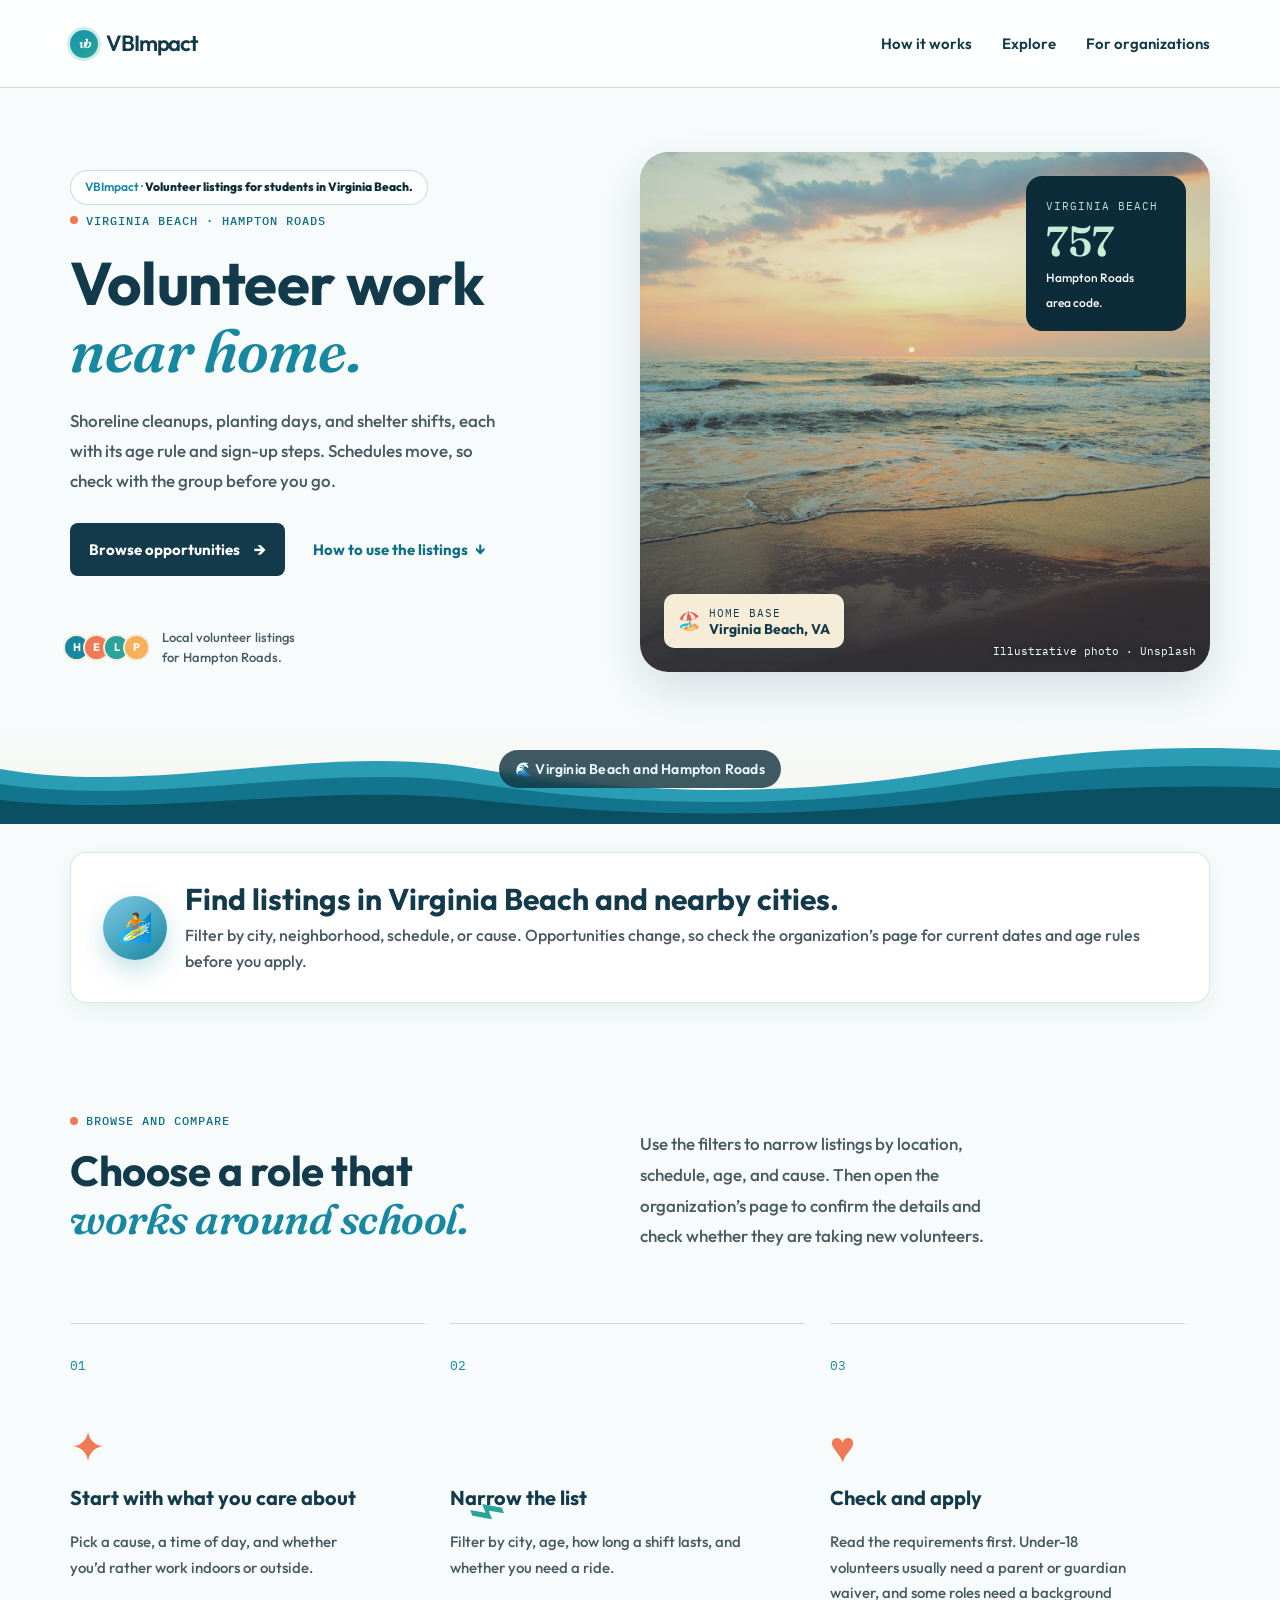
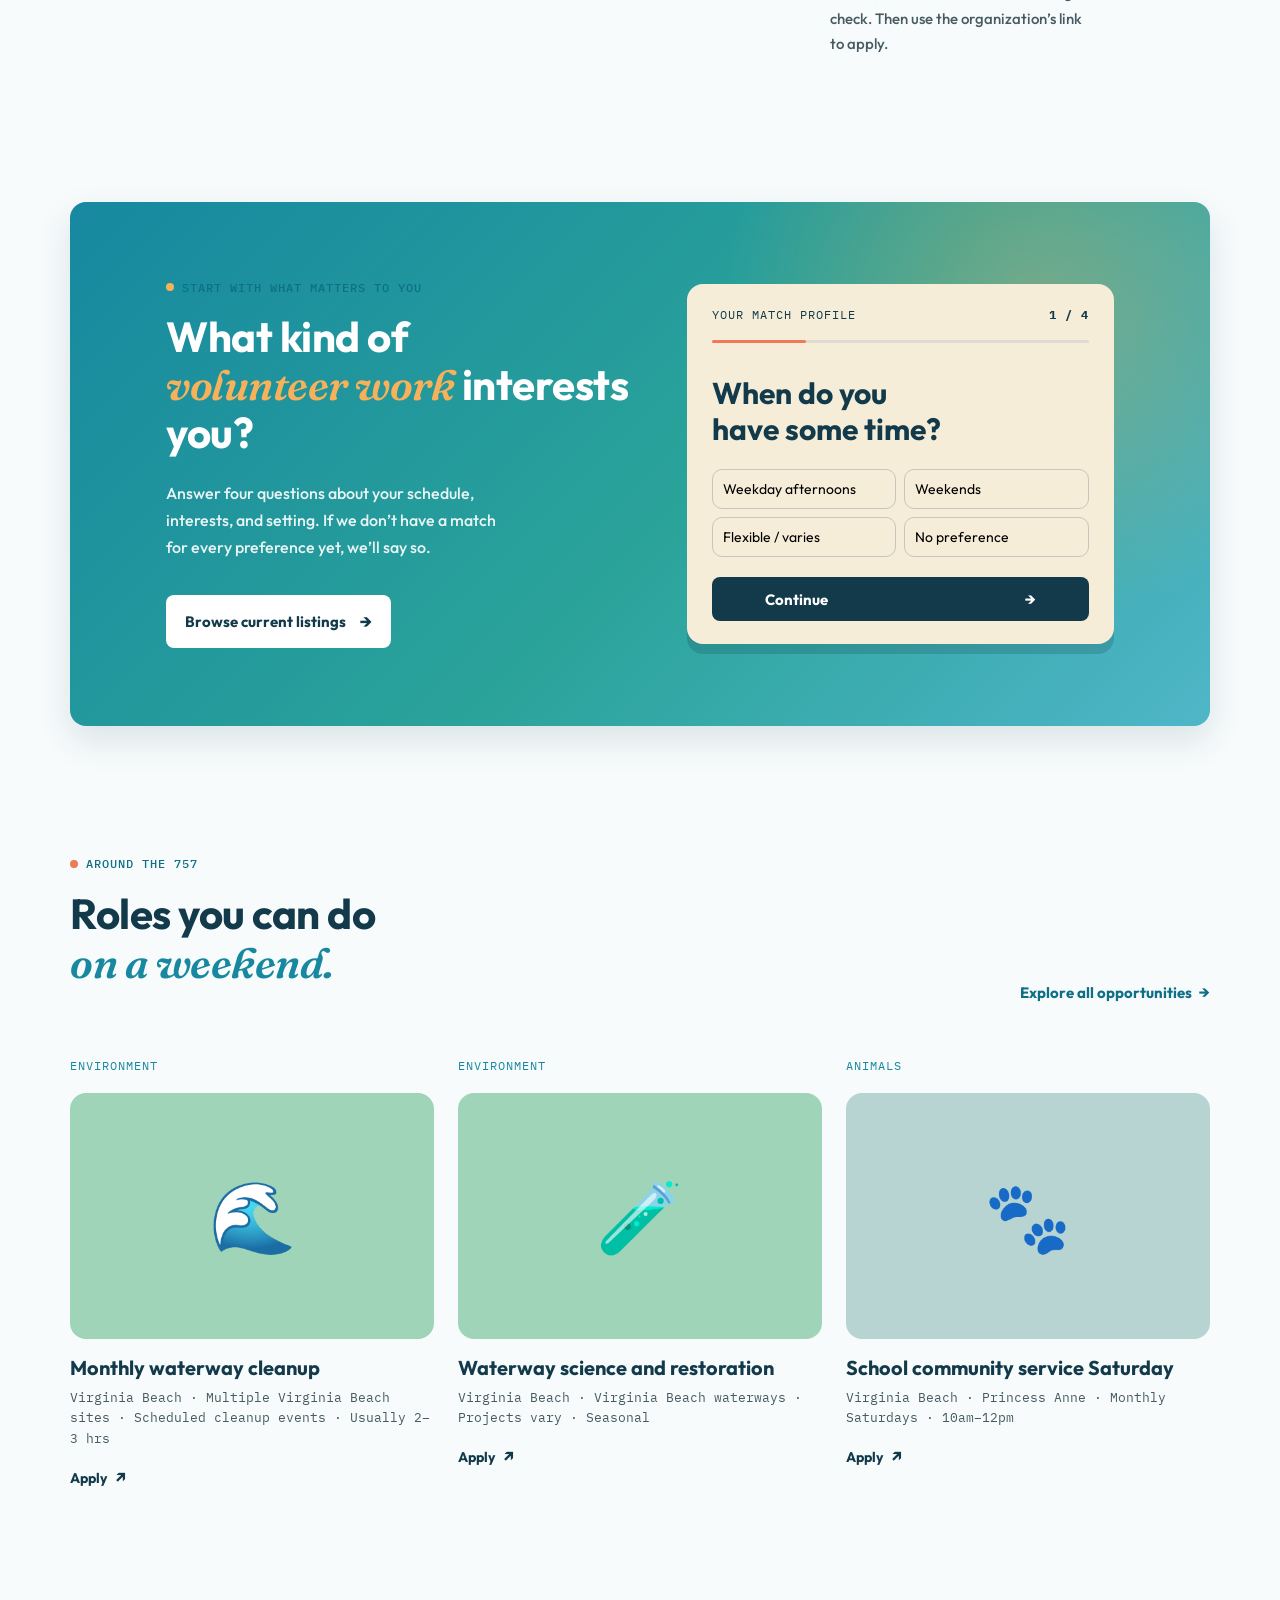
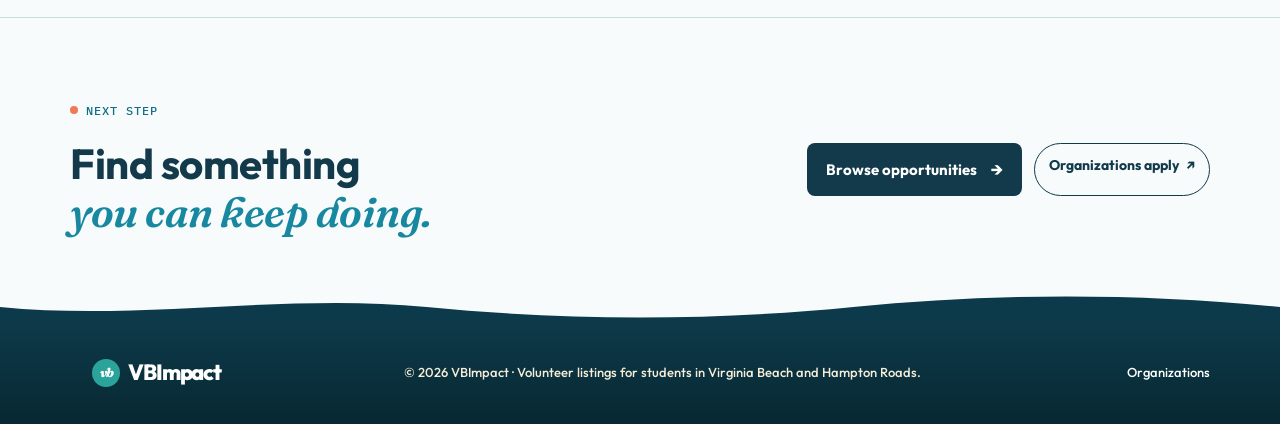
<file: index.html>
<!doctype html>
<html lang="en">
  <head>
    <meta charset="UTF-8" />
    <meta name="viewport" content="width=device-width, initial-scale=1.0" />
    <meta name="description" content="Find youth volunteer opportunities in Virginia Beach and across Hampton Roads with VBImpact." />
    <title>VBImpact: Youth volunteering in Virginia Beach</title>
    <link rel="preconnect" href="https://fonts.googleapis.com">
    <link rel="preconnect" href="https://fonts.gstatic.com" crossorigin>
    <link href="https://fonts.googleapis.com/css2?family=Fraunces:ital,opsz,wght@0,9..144,600;0,9..144,700;1,9..144,600&family=IBM+Plex+Mono:wght@400;500&family=Outfit:wght@400;500;600;700;800&display=swap" rel="stylesheet">
    <link rel="stylesheet" href="styles.css" />
    <script src="data.js"></script>
  <script src="shim.js"></script>
  <link rel="stylesheet" href="polish.css" />
</head>
  <body>
    <div class="grain"></div>
    <a class="skip-link" href="#main-content">Skip to content</a>
    <header class="nav">
      <a class="logo" href="#top"><span class="logo-mark">vb</span> VBImpact</a>
      <button class="nav-toggle" type="button" aria-controls="primary-navigation" aria-expanded="false" aria-label="Open navigation"><span></span><span></span><span></span></button>
      <nav id="primary-navigation">
        <a href="#how">How it works</a>
        <a href="search.html">Explore</a>
        <a href="organizations.html">For organizations</a>
      </nav>
    </header>

    <main id="top">
      <span id="main-content" class="skip-target" tabindex="-1"></span>
      <section class="hero">
        <div class="hero-copy">
          <div class="mission-pill">VBImpact · <b>Volunteer listings for students in Virginia Beach.</b></div>
          <div class="eyebrow"><i></i> Virginia Beach · Hampton Roads</div>
          <h1>Volunteer work<br><em>near home.</em></h1>
          <p>Shoreline cleanups, planting days, and shelter shifts, each with its age rule and sign-up steps. Schedules move, so check with the group before you go.</p>
          <div class="hero-actions">
            <a class="primary" href="search.html">Browse opportunities <span>→</span></a>
            <a href="#how" class="text-link">How to use the listings <span>↓</span></a>
          </div>
          <div class="people">
            <div class="avatars"><b>H</b><b>E</b><b>L</b><b>P</b></div>
            <span>Local volunteer listings<br>for Hampton Roads.</span>
          </div>
        </div>
        <div class="hero-art" role="img" aria-label="Illustrative evening light over a coastal shoreline">
          <div class="sun"></div>
          <div class="orb orb-one"></div>
          <div class="orb orb-two"></div>
          <div class="window-card">
            <span class="mini-label">VIRGINIA BEACH</span>
            <strong>757</strong>
            <span>Hampton Roads<br>area code.</span>
          </div>
          <div class="circle-text">Boardwalk · Dunes · Tide · Care · </div>
          <svg viewBox="0 0 580 600" role="img" aria-hidden="true">
            <path class="wave-shape" d="M-40 450 C70 410 150 500 260 455 S420 410 530 470 S620 440 660 460 L660 620 L-40 620Z"/>
            <path class="wave-shape-2" d="M-40 490 C90 450 170 540 280 495 S450 450 560 510 S640 480 680 500 L680 620 L-40 620Z"/>
            <path class="land" d="M-20 520 C90 452 141 507 221 468 S354 522 421 463 S530 448 619 395 L619 620 L-20 620Z"/>
            <path class="plant" d="M453 451 C428 390 434 333 472 301 M454 420 C402 400 388 363 386 334 M455 381 C504 363 530 321 533 280"/>
            <path class="leaf" d="M473 302 C477 255 506 238 534 242 C533 276 511 303 473 302ZM387 334 C355 306 350 274 364 255 C395 267 408 300 387 334ZM533 280 C554 248 582 246 600 260 C579 285 553 290 533 280Z"/>
            <g class="person person-back"><circle cx="364" cy="261" r="29"/><path d="M323 386 C321 322 339 293 366 292 C399 292 417 331 424 391 L410 465 L329 461Z"/><path d="M346 388 L289 461"/><path d="M404 384 L460 437"/></g>
            <g class="person person-front"><circle cx="237" cy="270" r="31"/><path d="M185 460 L196 347 C200 311 217 298 239 298 C269 298 287 321 295 358 L319 462Z"/><path d="M202 358 L139 419"/><path d="M287 352 L352 400"/><path d="M205 457 L188 541 M291 457 L317 538"/></g>
            <path class="box" d="M265 441 L372 412 L430 454 L322 488Z M265 441 L322 488 L322 562 L265 511Z M322 488 L430 454 L430 527 L322 562Z"/>
            <path class="heart" d="M344 461 C331 444 303 458 322 477 L344 495 L366 465 C379 445 354 441 344 461Z"/>
          </svg>
          <div class="location-pill">
            <span class="pin">🏖️</span>
            <div><small>HOME BASE</small><br>Virginia Beach, VA</div>
          </div>
          <a class="photo-credit" href="https://unsplash.com/license" target="_blank" rel="noopener">Illustrative photo · Unsplash</a>
        </div>
      </section>

      <section class="shore-bar" aria-label="Animated coastal wave graphic">
        <svg viewBox="0 0 2400 110" preserveAspectRatio="none" aria-hidden="true">
          <path fill="#1494ad" d="M0 55c150 28 300-28 450 0s300 28 450 0 300-28 450 0 300 28 450 0 300-28 450 0 300 28 450 0v55H0z" opacity=".9"/>
          <path fill="#0f6f86" d="M0 70c150 24 300-24 450 0s300 24 450 0 300-24 450 0 300 24 450 0 300-24 450 0 300 24 450 0v40H0z" opacity=".85"/>
          <path fill="#0b4f63" d="M0 86c150 18 300-18 450 0s300 18 450 0 300-18 450 0 300 18 450 0 300-18 450 0 300 18 450 0v24H0z"/>
          <path fill="#1494ad" d="M1200 55c150 28 300-28 450 0s300 28 450 0 300-28 450 0 300 28 450 0 300-28 450 0 300 28 450 0v55H1200z" opacity=".9"/>
          <path fill="#0f6f86" d="M1200 70c150 24 300-24 450 0s300 24 450 0 300-24 450 0 300 24 450 0 300-24 450 0 300 24 450 0v40H1200z" opacity=".85"/>
          <path fill="#0b4f63" d="M1200 86c150 18 300-18 450 0s300 18 450 0 300-18 450 0 300 18 450 0 300-18 450 0 300 18 450 0v24H1200z"/>
        </svg>
        <div class="shore-caption"><span>🌊 Virginia Beach and Hampton Roads</span></div>
      </section>

      <section class="mission-band">
        <div class="badge">🏄</div>
        <div>
          <h2>Find listings in Virginia Beach and nearby cities.</h2>
          <p>Filter by city, neighborhood, schedule, or cause. Opportunities change, so check the organization’s page for current dates and age rules before you apply.</p>
        </div>
      </section>

      <section class="how section" id="how">
        <div class="section-intro">
          <span class="eyebrow"><i></i> Browse and compare</span>
          <h2>Choose a role that<br><em>works around school.</em></h2>
        </div>
        <p>Use the filters to narrow listings by location, schedule, age, and cause. Then open the organization’s page to confirm the details and check whether they are taking new volunteers.</p>
      </section>

      <section class="steps section">
        <article>
          <span>01</span>
          <div class="step-icon spark">✦</div>
          <h3>Start with what you care about</h3>
          <p>Pick a cause, a time of day, and whether you’d rather work indoors or outside.</p>
        </article>
        <article>
          <span>02</span>
          <div class="step-icon hands">⌁</div>
          <h3>Narrow the list</h3>
          <p>Filter by city, age, how long a shift lasts, and whether you need a ride.</p>
        </article>
        <article>
          <span>03</span>
          <div class="step-icon heart-icon">♥</div>
          <h3>Check and apply</h3>
          <p>Read the requirements first. Under-18 volunteers usually need a parent or guardian waiver, and some roles need a background check. Then use the organization’s link to apply.</p>
        </article>
      </section>

      <section class="match" id="match">
        <div class="match-blob"></div>
        <div class="match-copy">
          <span class="eyebrow light"><i></i> Start with what matters to you</span>
          <h2>What kind of<br><em>volunteer work</em> interests you?</h2>
          <p>Answer four questions about your schedule, interests, and setting. If we don’t have a match for every preference yet, we’ll say so.</p>
          <a class="white-button" href="search.html">Browse current listings <span>→</span></a>
        </div>
        <div class="match-card">
          <div class="card-top"><span>YOUR MATCH PROFILE</span><b aria-live="polite">1 / 4</b></div>
          <div class="progress" role="progressbar" aria-label="Survey progress" aria-valuemin="1" aria-valuemax="4" aria-valuenow="1"><i></i></div>
          <h3>When do you<br>have some time?</h3>
          <div class="choice-grid" role="group" aria-label="Survey answer choices">
            <button>Weekday afternoons</button>
            <button>Weekends</button>
            <button>Flexible / varies</button>
            <button>No preference</button>
          </div>
          <button class="next" id="next-question">Continue <span>→</span></button>
        </div>
      </section>

      <section class="opportunities section" id="opportunities">
        <div class="op-head">
          <div>
            <span class="eyebrow"><i></i> Around the 757</span>
            <h2>Roles you can do<br><em>on a weekend.</em></h2>
          </div>
          <a class="text-link" href="search.html">Explore all opportunities <span>→</span></a>
        </div>
        <div class="opp-grid" id="weekend-grid">
          <p style="grid-column:1/-1;color:var(--muted)">Loading weekend opportunities…</p>
        </div>
      </section>

      <section class="closing" id="about">
        <div>
          <span class="eyebrow"><i></i> Next step</span>
          <h2>Find something<br><em>you can keep doing.</em></h2>
        </div>
        <div style="display:flex;gap:12px;flex-wrap:wrap">
          <a class="primary" href="search.html">Browse opportunities <span>→</span></a>
          <a class="nav-join" href="organizations.html">Organizations apply <span>↗</span></a>
        </div>
      </section>
    </main>

    <footer>
      <a class="logo" href="#top"><span class="logo-mark">vb</span> VBImpact</a>
      <span>© 2026 VBImpact · Volunteer listings for students in Virginia Beach and Hampton Roads.</span>
      <div>
        <a href="organizations.html">Organizations</a>
      </div>
    </footer>

    <script src="nav.js"></script>
    <script src="script.js"></script>
  </body>
</html>
</file>
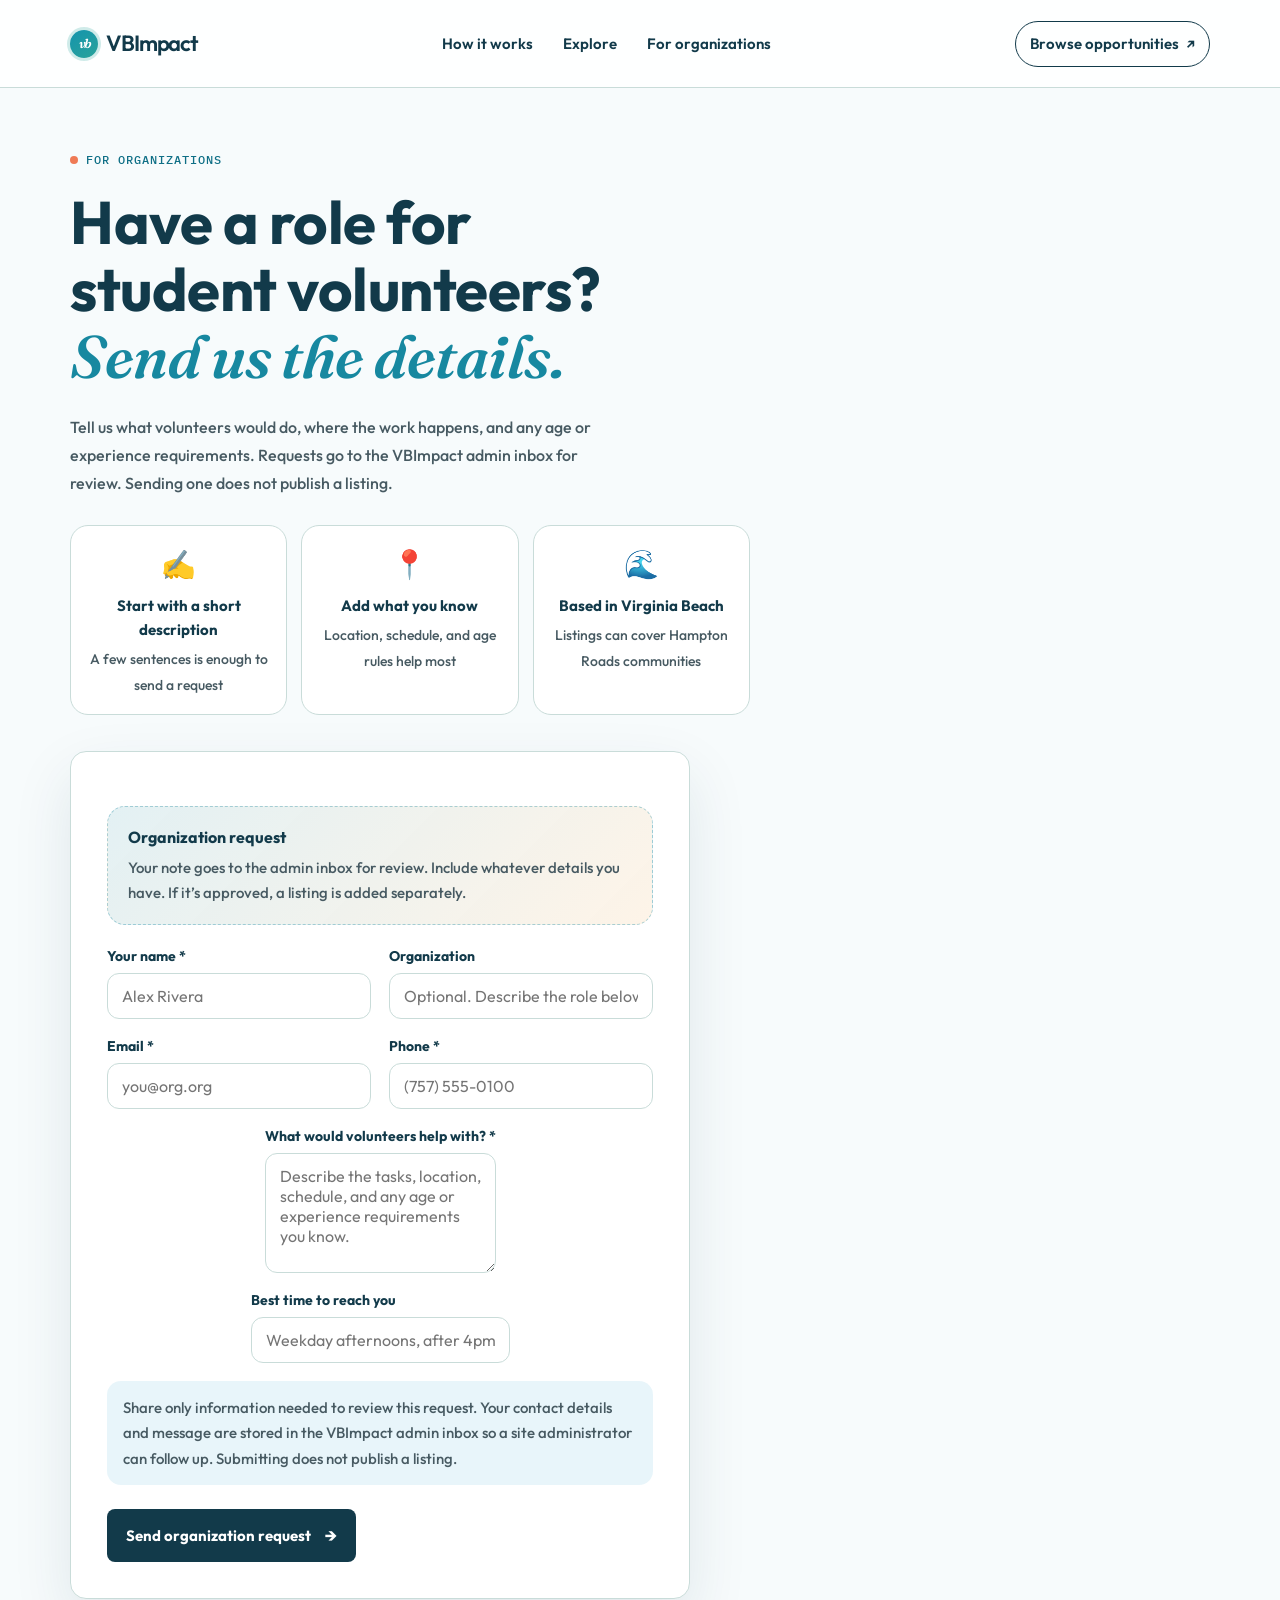
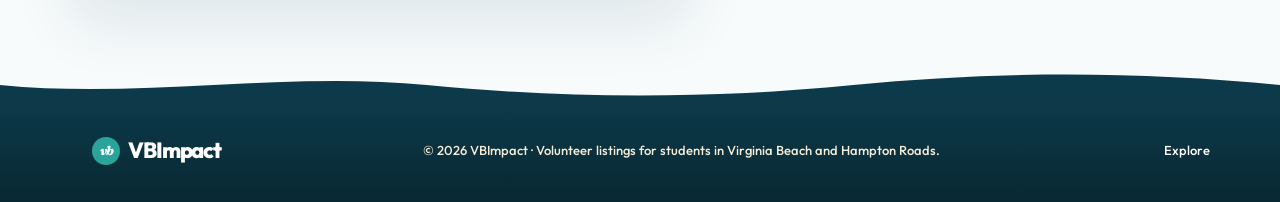
<file: organizations.html>
<!doctype html>
<html lang="en">
<head>
  <meta charset="UTF-8">
  <meta name="viewport" content="width=device-width, initial-scale=1.0">
  <title>Organizations | VBImpact</title>
  <link rel="preconnect" href="https://fonts.googleapis.com">
  <link rel="preconnect" href="https://fonts.gstatic.com" crossorigin>
  <link href="https://fonts.googleapis.com/css2?family=Fraunces:ital,opsz,wght@0,9..144,600;0,9..144,700;1,9..144,600&family=IBM+Plex+Mono:wght@400;500&family=Outfit:wght@400;500;600;700;800&display=swap" rel="stylesheet">
  <link rel="stylesheet" href="styles.css">
  <script src="data.js"></script>
  <script src="shim.js"></script>
  <link rel="stylesheet" href="polish.css" />
</head>
<body>
  <div class="grain"></div>
  <a class="skip-link" href="#main-content">Skip to content</a>
  <header class="nav">
    <a class="logo" href="index.html"><span class="logo-mark">vb</span> VBImpact</a>
    <button class="nav-toggle" type="button" aria-controls="primary-navigation" aria-expanded="false" aria-label="Open navigation"><span></span><span></span><span></span></button>
    <nav id="primary-navigation">
      <a href="index.html#how">How it works</a>
      <a href="search.html">Explore</a>
      <a href="organizations.html">For organizations</a>
    </nav>
    <a class="nav-join" href="search.html">Browse opportunities <span>↗</span></a>
  </header>

  <main id="main-content" tabindex="-1">
    <section class="page-hero">
      <span class="eyebrow"><i></i> For organizations</span>
      <h1>Have a role for student volunteers?<br><em>Send us the details.</em></h1>
      <p>Tell us what volunteers would do, where the work happens, and any age or experience requirements. Requests go to the VBImpact admin inbox for review. Sending one does not publish a listing.</p>

      <div class="icon-row">
        <div class="icon-tile"><span>✍️</span><strong>Start with a short description</strong><small>A few sentences is enough to send a request</small></div>
        <div class="icon-tile"><span>📍</span><strong>Add what you know</strong><small>Location, schedule, and age rules help most</small></div>
        <div class="icon-tile"><span>🌊</span><strong>Based in Virginia Beach</strong><small>Listings can cover Hampton Roads communities</small></div>
      </div>
    </section>

    <section class="form-shell">
      <form class="form-card" id="org-form">
        <div class="reachout-card">
          <strong>Organization request</strong>
          <p>Your note goes to the admin inbox for review. Include whatever details you have. If it’s approved, a listing is added separately.</p>
        </div>

        <div class="form-grid" style="margin-top:22px">
          <div class="field">
            <label for="contactName">Your name *</label>
            <input id="contactName" name="contactName" required placeholder="Alex Rivera">
          </div>
          <div class="field">
            <label for="orgName">Organization</label>
            <input id="orgName" name="orgName" placeholder="Optional. Describe the role below.">
          </div>
          <div class="field">
            <label for="contactEmail">Email *</label>
            <input id="contactEmail" name="contactEmail" type="email" required placeholder="you@org.org">
          </div>
          <div class="field">
            <label for="contactPhone">Phone *</label>
            <input id="contactPhone" name="contactPhone" type="tel" required placeholder="(757) 555-0100">
          </div>
          <div class="field full">
            <label for="vibe">What would volunteers help with? *</label>
            <textarea id="vibe" name="vibe" required placeholder="Describe the tasks, location, schedule, and any age or experience requirements you know."></textarea>
          </div>
          <div class="field full">
            <label for="bestTime">Best time to reach you</label>
            <input id="bestTime" name="bestTime" placeholder="Weekday afternoons, after 4pm">
          </div>
        </div>

        <p class="form-note">Share only information needed to review this request. Your contact details and message are stored in the VBImpact admin inbox so a site administrator can follow up. Submitting does not publish a listing.</p>
        <div class="form-actions">
          <button class="primary" type="submit">Send organization request <span>→</span></button>
          <div class="form-status" id="form-status" aria-live="polite"></div>
        </div>
      </form>
    </section>
  </main>

  <footer>
    <a class="logo" href="index.html"><span class="logo-mark">vb</span> VBImpact</a>
    <span>© 2026 VBImpact · Volunteer listings for students in Virginia Beach and Hampton Roads.</span>
    <div>
      <a href="search.html">Explore</a>
    </div>
  </footer>

  <script src="nav.js"></script>
  <script src="organizations.js"></script>
</body>
</html>
</file>
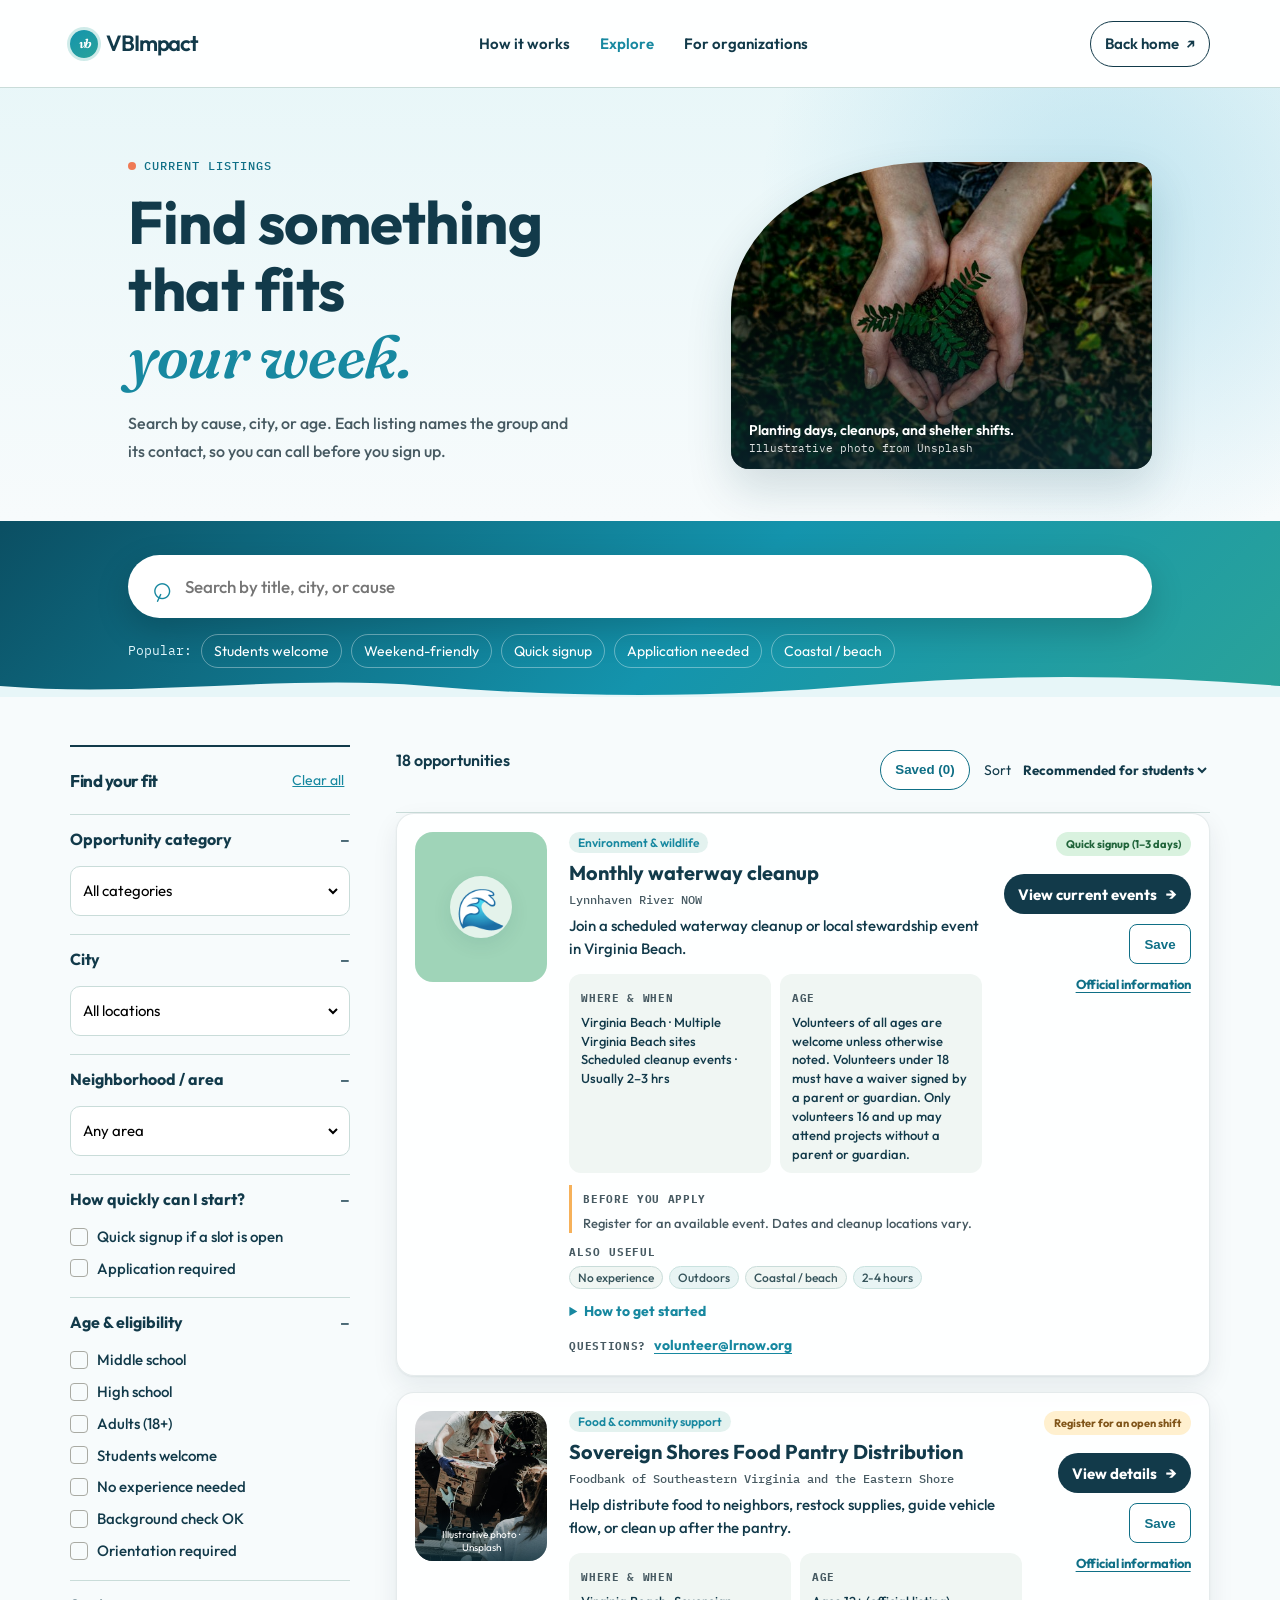
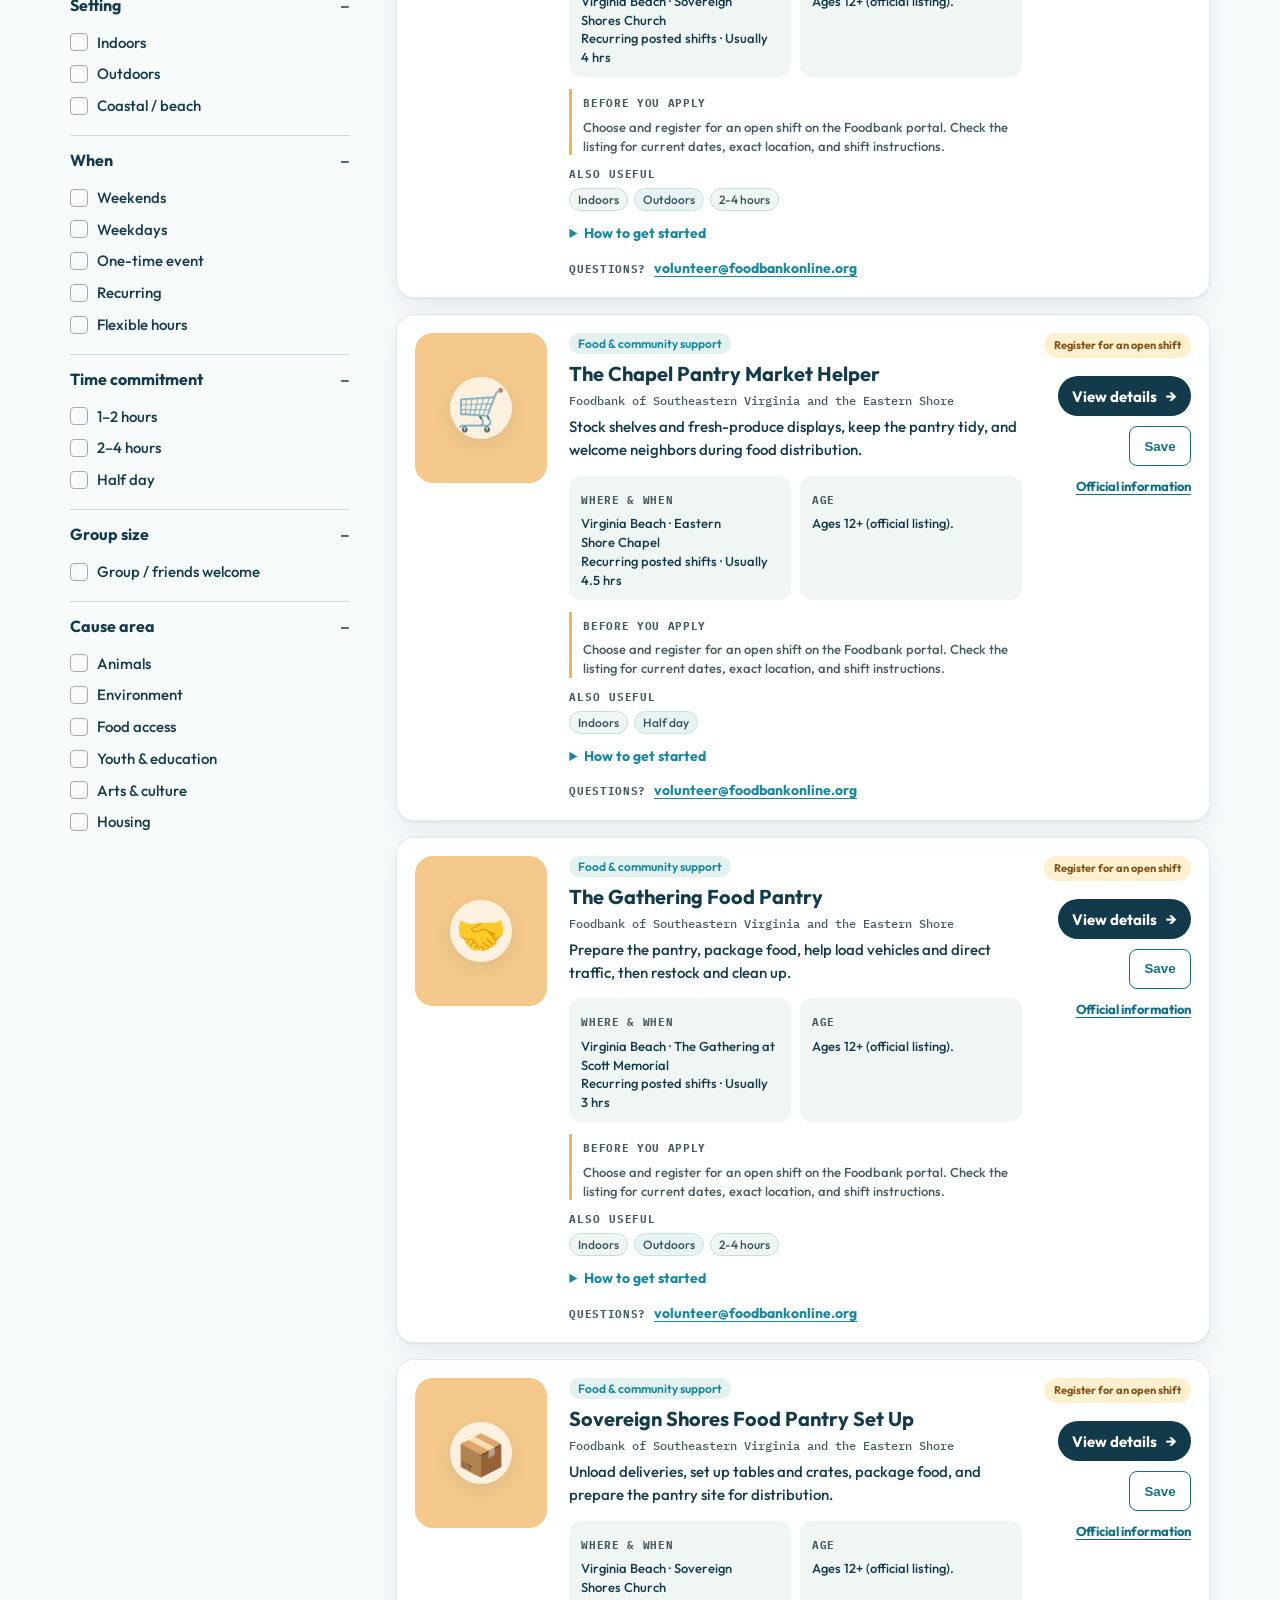
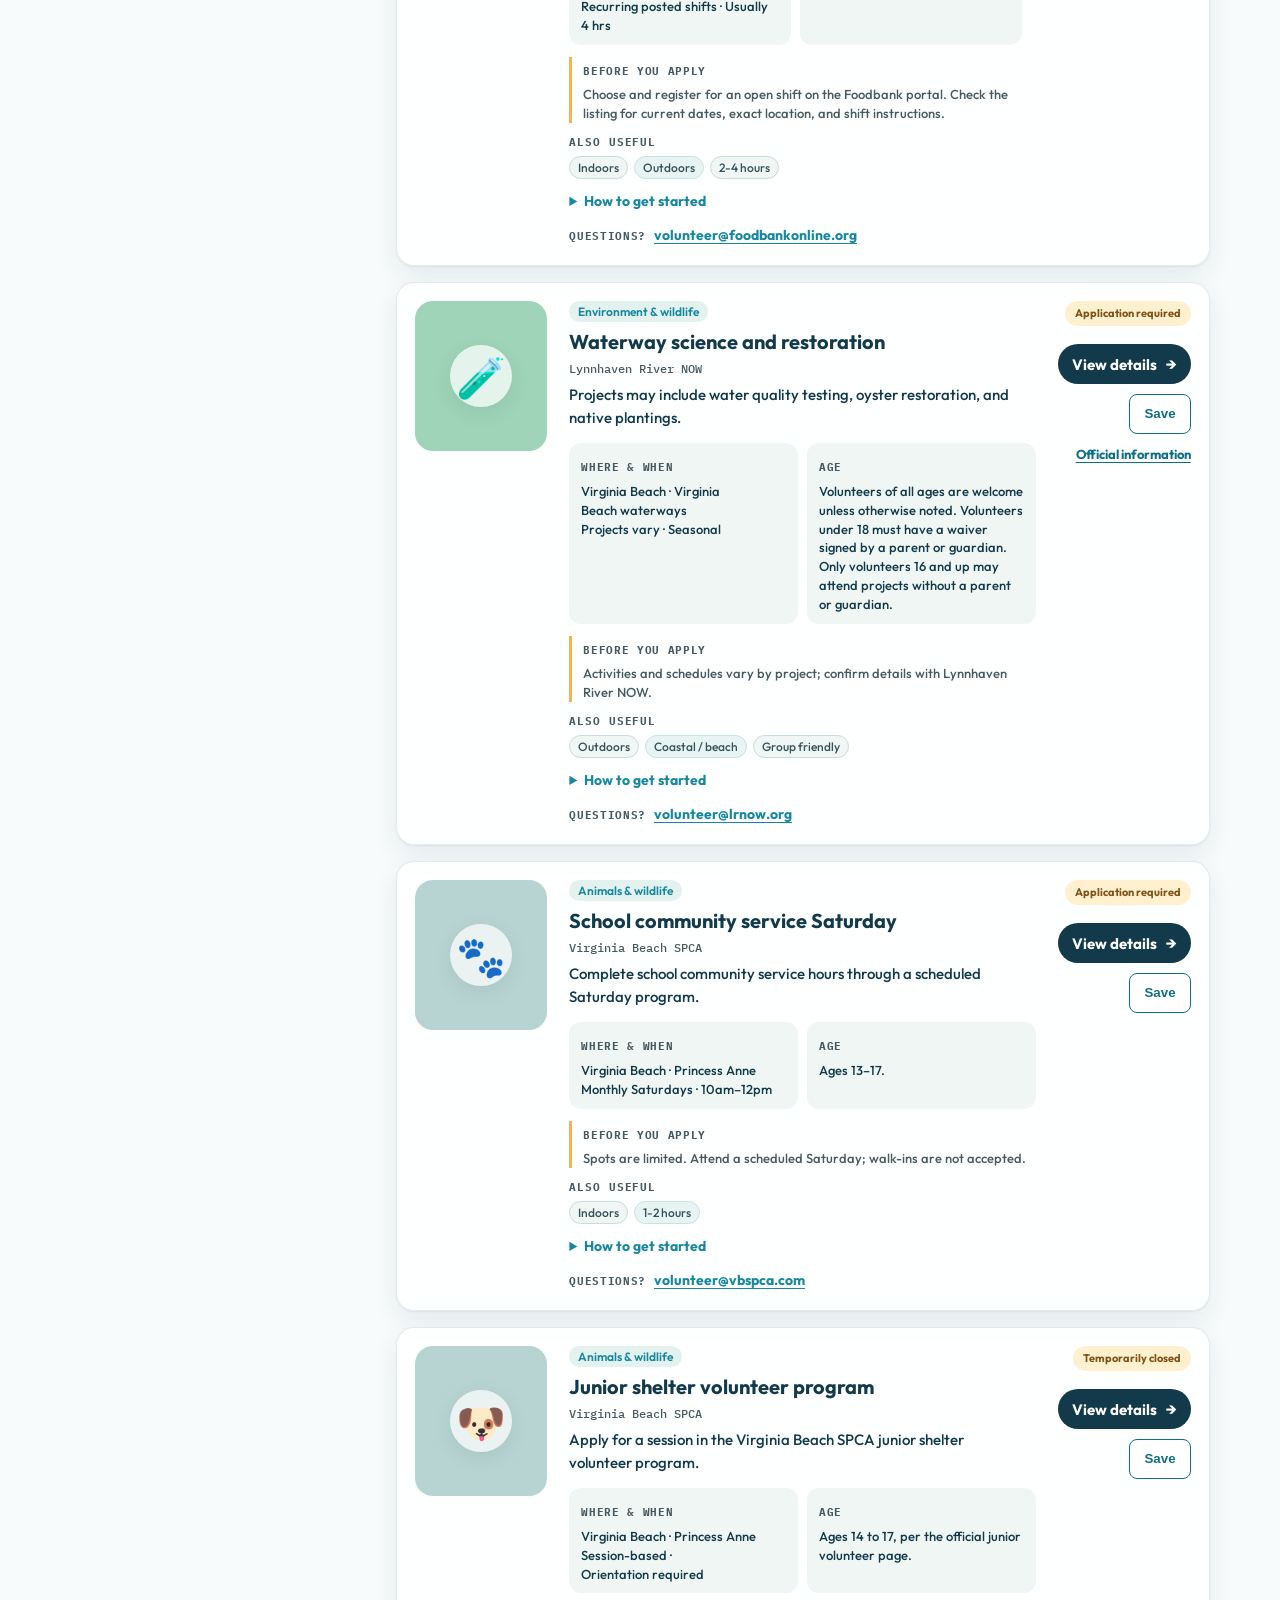
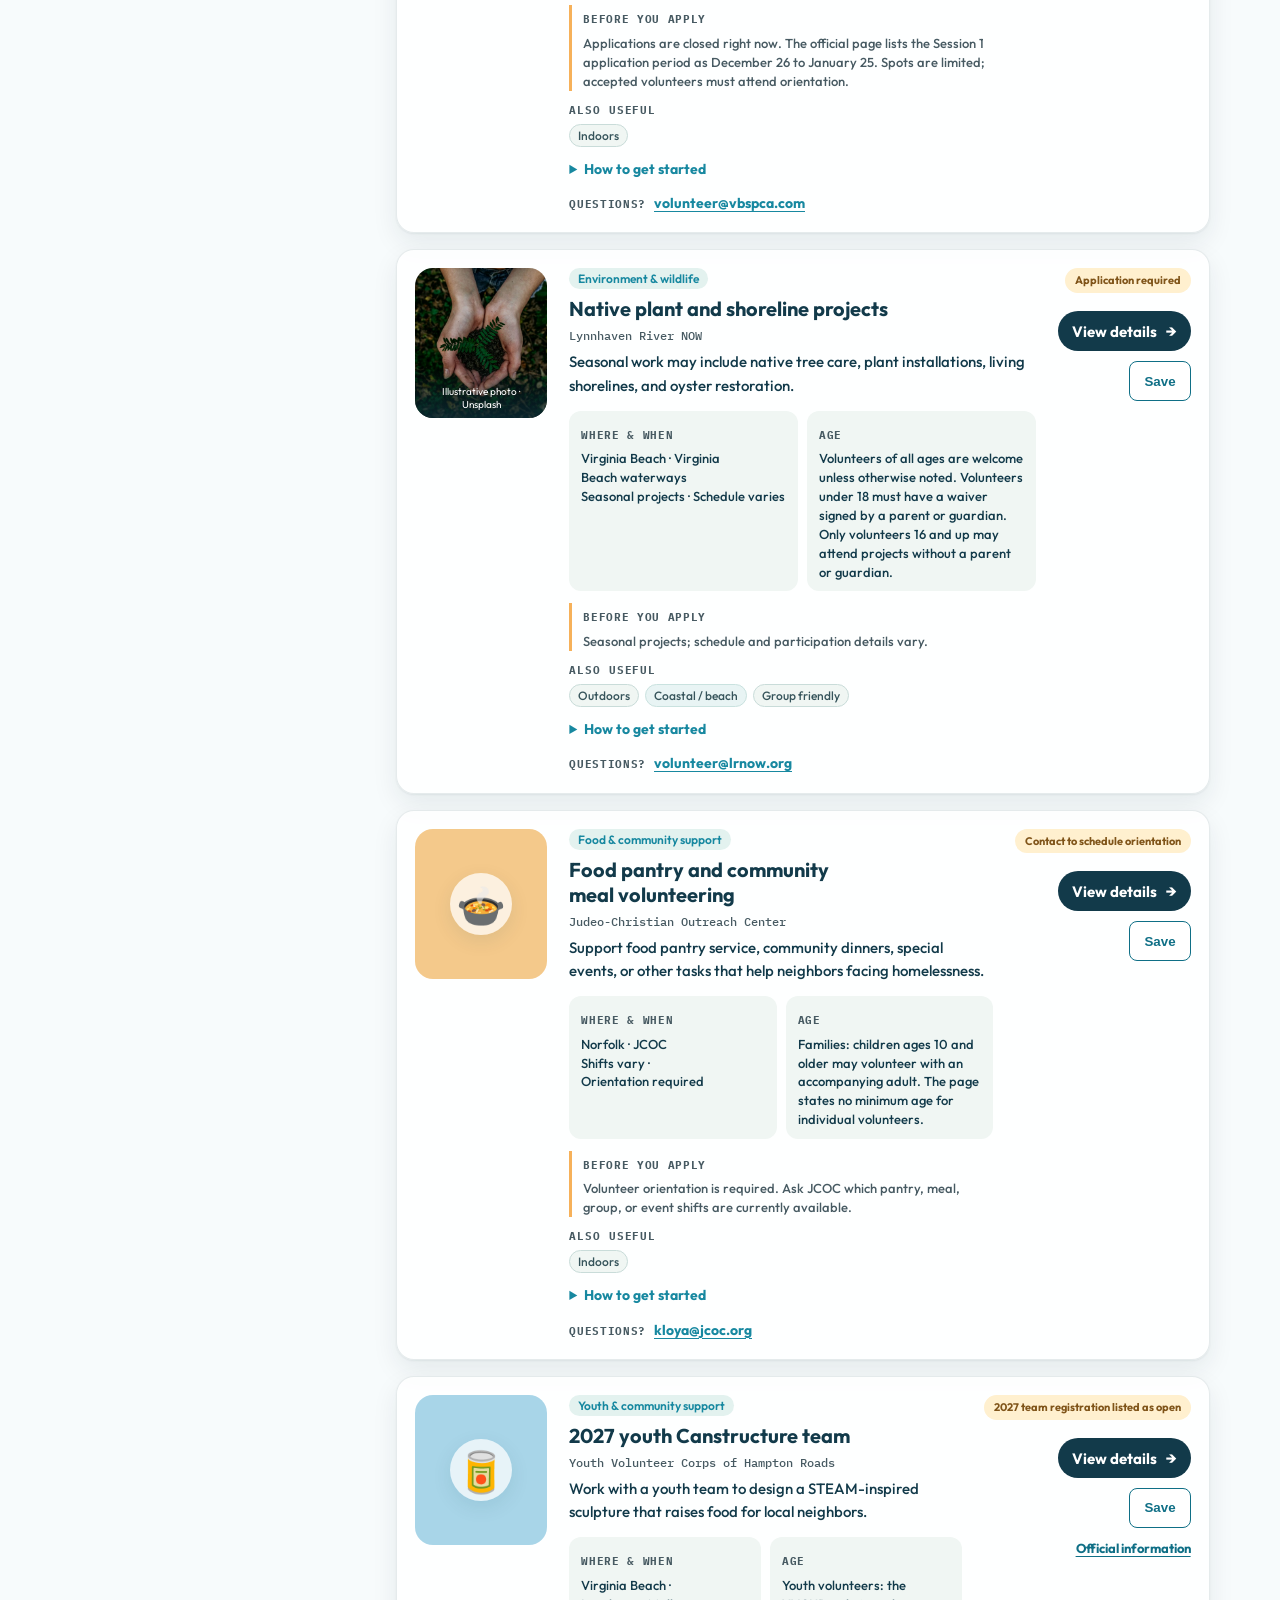
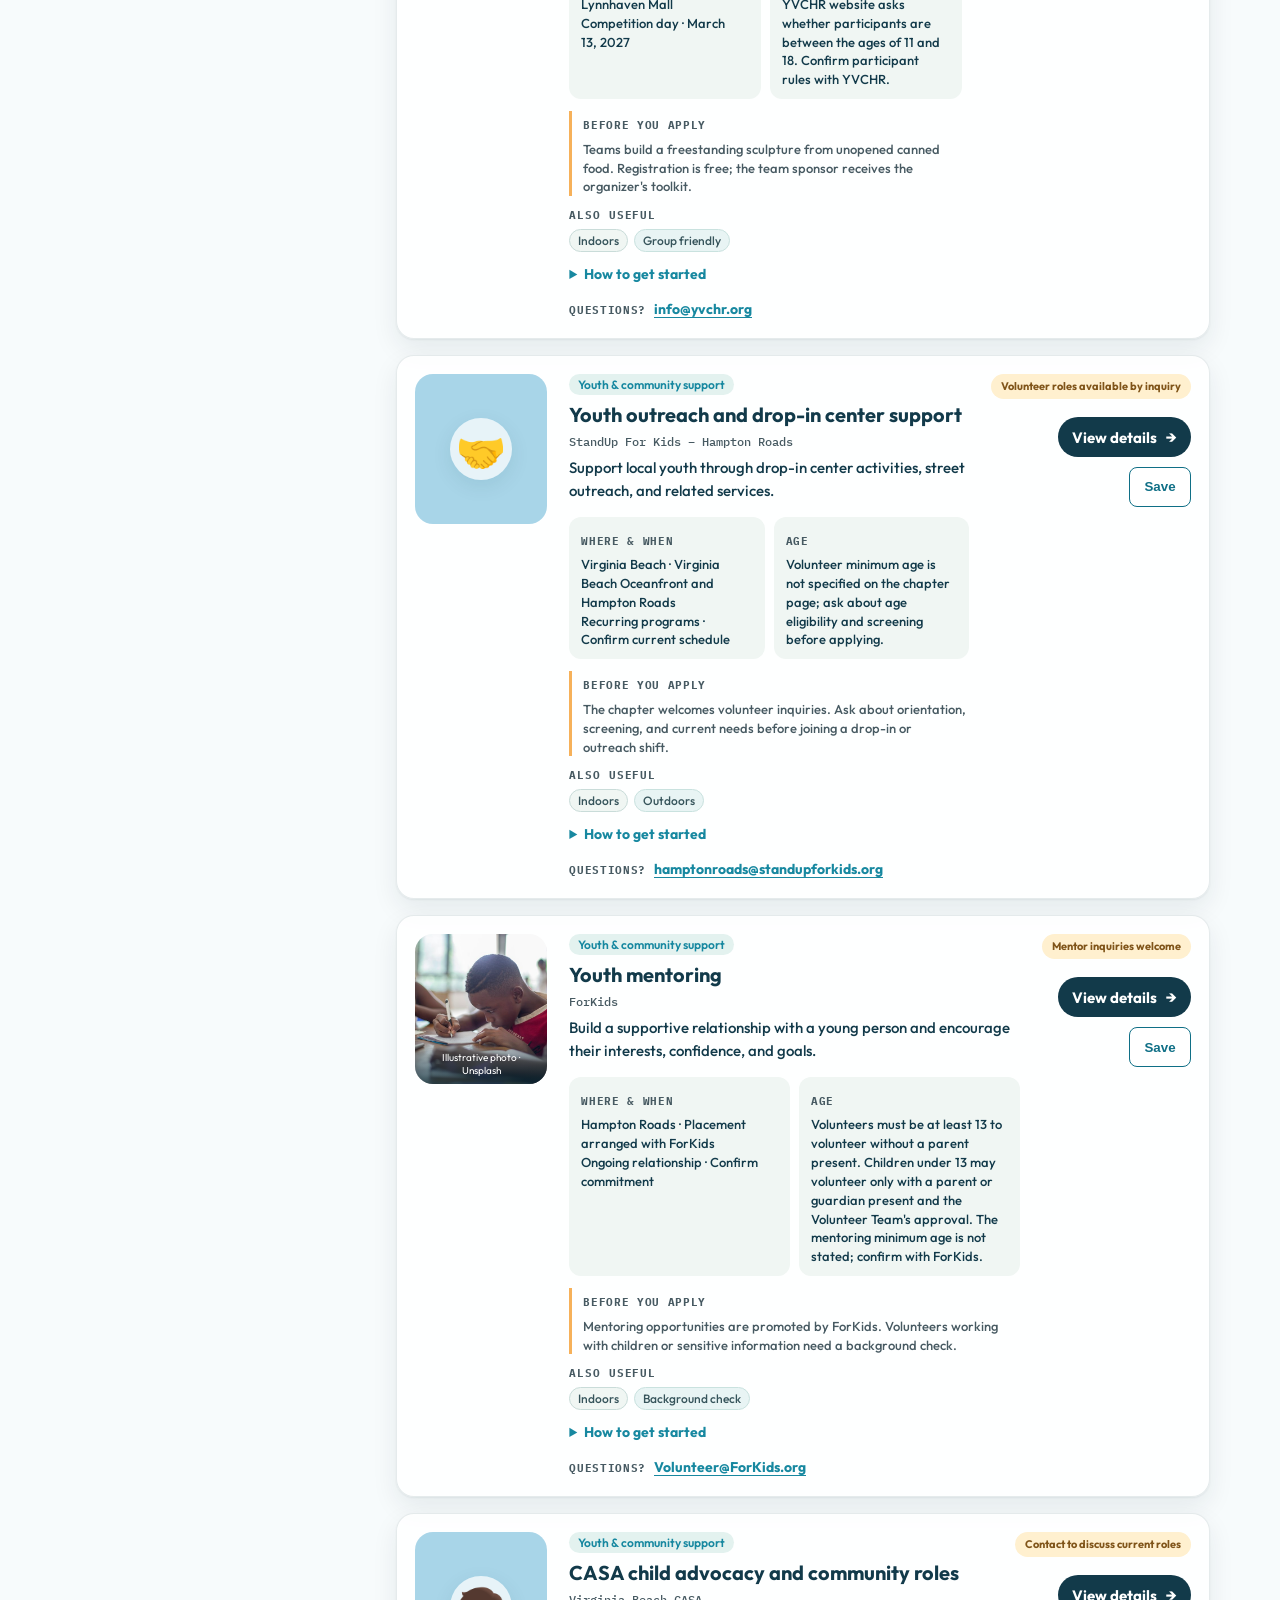
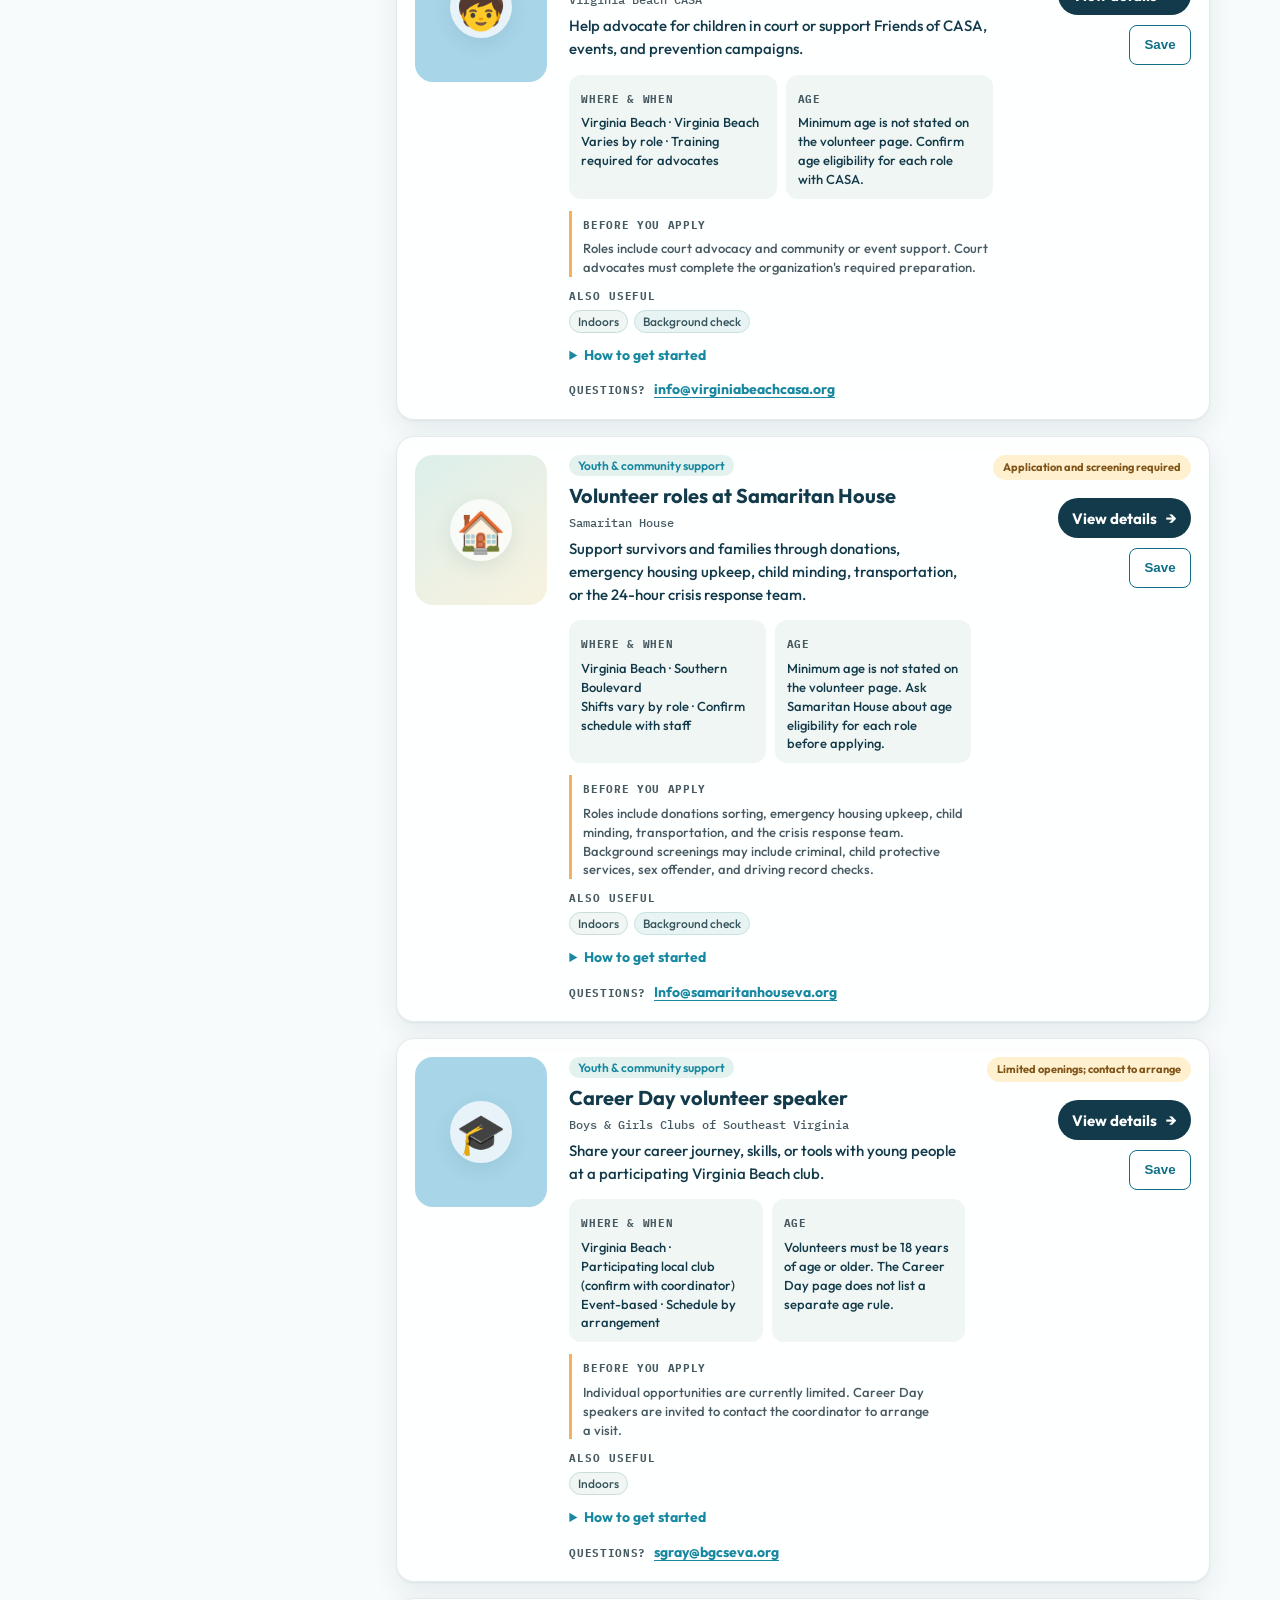
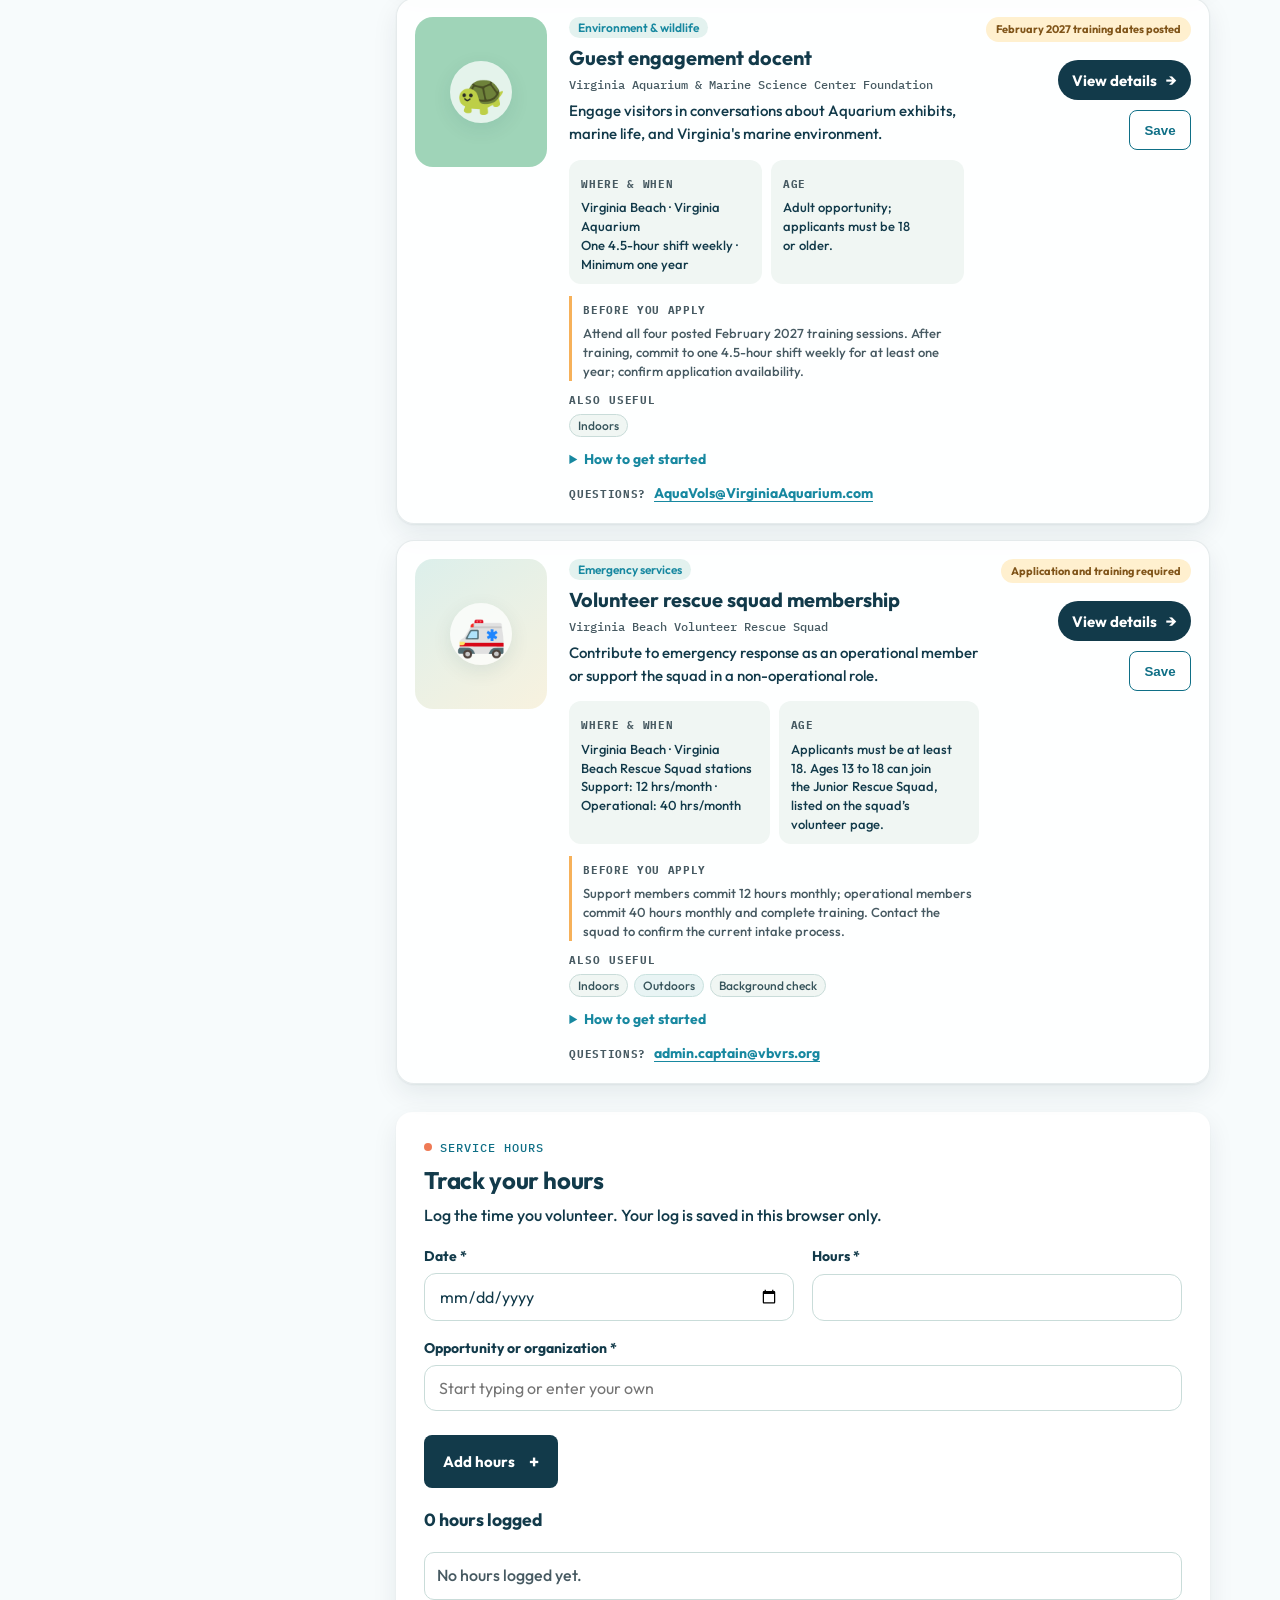
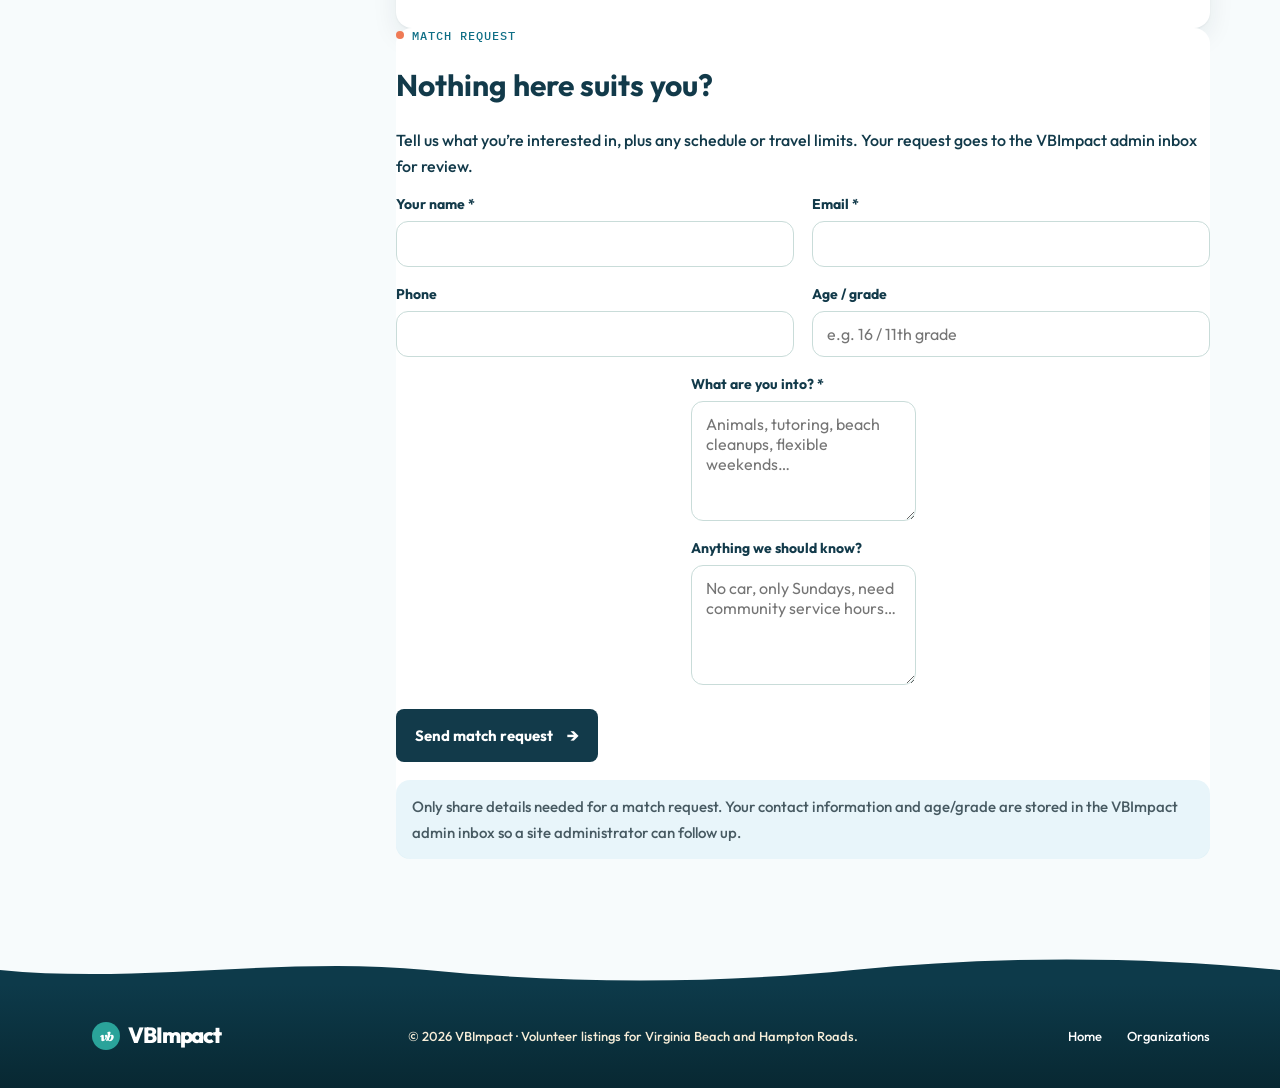
<file: search.html>
<!doctype html>
<html lang="en">
<head>
  <meta charset="UTF-8">
  <meta name="viewport" content="width=device-width, initial-scale=1.0">
  <title>Explore opportunities | VBImpact</title>
  <link rel="preconnect" href="https://fonts.googleapis.com">
  <link rel="preconnect" href="https://fonts.gstatic.com" crossorigin>
  <link href="https://fonts.googleapis.com/css2?family=Fraunces:ital,opsz,wght@0,9..144,600;0,9..144,700;1,9..144,600&family=IBM+Plex+Mono:wght@400;500&family=Outfit:wght@400;500;600;700;800&display=swap" rel="stylesheet">
  <link rel="stylesheet" href="styles.css">
  <link rel="stylesheet" href="search.css">
  <script src="data.js"></script>
  <script src="shim.js"></script>
  <link rel="stylesheet" href="polish.css" />
</head>
<body class="lookup-body">
  <div class="grain"></div>
  <a class="skip-link" href="#main-content">Skip to content</a>
  <header class="nav lookup-nav">
    <a class="logo" href="index.html"><span class="logo-mark">vb</span> VBImpact</a>
    <button class="nav-toggle" type="button" aria-controls="primary-navigation" aria-expanded="false" aria-label="Open navigation"><span></span><span></span><span></span></button>
    <nav id="primary-navigation">
      <a href="index.html#how">How it works</a>
      <a class="active" href="search.html">Explore</a>
      <a href="organizations.html">For organizations</a>
    </nav>
    <a class="nav-join" href="index.html">Back home <span>↗</span></a>
  </header>

  <main id="main-content" tabindex="-1">
    <section class="lookup-hero">
      <div>
        <span class="eyebrow"><i></i> Current listings</span>
        <h1>Find something that fits<br><em>your week.</em></h1>
        <p>Search by cause, city, or age. Each listing names the group and its contact, so you can call before you sign up.</p>
      </div>
      <figure class="lookup-photo">
        <img loading="lazy" decoding="async" src="native-planting.jpg" alt="Two hands holding a small fern seedling over dark soil" fetchpriority="high">
        <figcaption><span>Planting days, cleanups, and shelter shifts.</span><small>Illustrative photo from Unsplash</small></figcaption>
      </figure>
    </section>

    <section class="search-area">
      <div class="search-box">
        <span>⌕</span>
        <input id="keyword" aria-label="Search opportunities" placeholder="Search by title, city, or cause" autocomplete="off">
      </div>
      <div class="quick-filters" role="group" aria-label="Popular opportunity filters">
        <span>Popular:</span>
        <button type="button" data-quick="Students welcome">Students welcome</button>
        <button type="button" data-quick="Weekend">Weekend-friendly</button>
        <button type="button" data-quick="Quick signup (1–3 days)">Quick signup</button>
        <button type="button" data-quick="Application required">Application needed</button>
        <button type="button" data-quick="Coastal / beach">Coastal / beach</button>
        <button type="button" data-quick="No car needed" hidden>No car needed</button>
        <button type="button" data-quick="Under 1 hour" hidden>Under 1 hour</button>
        <a class="filter-jump" href="#filters" id="show-all-filters">All filters ↓</a>
      </div>
    </section>

    <section class="lookup-layout">
      <aside class="filters" id="filters" aria-label="Opportunity filters">
        <div class="filter-top">
          <h2>Find your fit</h2>
          <button type="button" id="clear">Clear all</button>
          <button type="button" class="filters-toggle" id="filters-toggle" aria-controls="filter-sections" aria-expanded="false">Show filters</button>
        </div>

        <div id="filter-sections">
        <div class="filter-section">
          <button type="button" class="filter-title" aria-expanded="true">Opportunity category <span>−</span></button>
          <div class="filter-content">
            <label class="select-wrap">
              <select id="category" aria-label="Filter by opportunity category">
                <option value="">All categories</option>
              </select>
            </label>
          </div>
        </div>

        <div class="filter-section">
          <button type="button" class="filter-title" aria-expanded="true">City <span>−</span></button>
          <div class="filter-content">
            <label class="select-wrap">
              <select id="location" aria-label="Filter by city">
                <option value="">All Hampton Roads</option>
              </select>
            </label>
          </div>
        </div>

        <div class="filter-section">
          <button type="button" class="filter-title" aria-expanded="true">Neighborhood / area <span>−</span></button>
          <div class="filter-content">
            <label class="select-wrap">
              <select id="area" aria-label="Filter by neighborhood or area">
                <option value="">Any area</option>
              </select>
            </label>
          </div>
        </div>

        <div class="filter-section">
          <button type="button" class="filter-title" aria-expanded="true">How quickly can I start? <span>−</span></button>
          <div class="filter-content">
            <label class="check"><input type="checkbox" data-filter="Quick signup (1–3 days)"><span></span>Quick signup if a slot is open</label>
            <label class="check"><input type="checkbox" data-filter="Application required"><span></span>Application required</label>
          </div>
        </div>

        <div class="filter-section">
          <button type="button" class="filter-title" aria-expanded="true">Age &amp; eligibility <span>−</span></button>
          <div class="filter-content">
            <label class="check"><input type="checkbox" data-filter="Middle school"><span></span>Middle school</label>
            <label class="check"><input type="checkbox" data-filter="High school"><span></span>High school</label>
            <label class="check"><input type="checkbox" data-filter="18+"><span></span>Adults (18+)</label>
            <label class="check"><input type="checkbox" data-filter="Students welcome"><span></span>Students welcome</label>
            <label class="check"><input type="checkbox" data-filter="No experience"><span></span>No experience needed</label>
            <label class="check"><input type="checkbox" data-filter="Background check"><span></span>Background check OK</label>
            <label class="check"><input type="checkbox" data-filter="Orientation required"><span></span>Orientation required</label>
          </div>
        </div>

        <div class="filter-section">
          <button type="button" class="filter-title" aria-expanded="true">Getting there <span>−</span></button>
          <div class="filter-content">
            <label class="check"><input type="checkbox" data-filter="No car needed"><span></span>Transit / walkable</label>
            <label class="check"><input type="checkbox" data-filter="Car helpful"><span></span>Car helpful</label>
            <label class="check"><input type="checkbox" data-filter="Remote / virtual"><span></span>From home</label>
          </div>
        </div>

        <div class="filter-section">
          <button type="button" class="filter-title" aria-expanded="true">Setting <span>−</span></button>
          <div class="filter-content">
            <label class="check"><input type="checkbox" data-filter="Indoors"><span></span>Indoors</label>
            <label class="check"><input type="checkbox" data-filter="Outdoors"><span></span>Outdoors</label>
            <label class="check"><input type="checkbox" data-filter="Coastal / beach"><span></span>Coastal / beach</label>
          </div>
        </div>

        <div class="filter-section">
          <button type="button" class="filter-title" aria-expanded="true">When <span>−</span></button>
          <div class="filter-content">
            <label class="check"><input type="checkbox" data-filter="Weekend"><span></span>Weekends</label>
            <label class="check"><input type="checkbox" data-filter="Weekday"><span></span>Weekdays</label>
            <label class="check"><input type="checkbox" data-filter="Evening"><span></span>Evenings</label>
            <label class="check"><input type="checkbox" data-filter="One-time"><span></span>One-time event</label>
            <label class="check"><input type="checkbox" data-filter="Recurring"><span></span>Recurring</label>
            <label class="check"><input type="checkbox" data-filter="Flexible"><span></span>Flexible hours</label>
          </div>
        </div>

        <div class="filter-section">
          <button type="button" class="filter-title" aria-expanded="true">Time commitment <span>−</span></button>
          <div class="filter-content">
            <label class="check"><input type="checkbox" data-filter="Under 1 hour"><span></span>Under 1 hour</label>
            <label class="check"><input type="checkbox" data-filter="1-2 hours"><span></span>1–2 hours</label>
            <label class="check"><input type="checkbox" data-filter="2-4 hours"><span></span>2–4 hours</label>
            <label class="check"><input type="checkbox" data-filter="Half day"><span></span>Half day</label>
          </div>
        </div>

        <div class="filter-section">
          <button type="button" class="filter-title" aria-expanded="true">Group size <span>−</span></button>
          <div class="filter-content">
            <label class="check"><input type="checkbox" data-filter="Solo friendly"><span></span>Solo friendly</label>
            <label class="check"><input type="checkbox" data-filter="Group friendly"><span></span>Group / friends welcome</label>
          </div>
        </div>

        <div class="filter-section">
          <button type="button" class="filter-title" aria-expanded="true">Cause area <span>−</span></button>
          <div class="filter-content cause-options">
            <label class="check"><input type="checkbox" data-filter="Animals"><span></span>Animals</label>
            <label class="check"><input type="checkbox" data-filter="Environment"><span></span>Environment</label>
            <label class="check"><input type="checkbox" data-filter="Food access"><span></span>Food access</label>
            <label class="check"><input type="checkbox" data-filter="Kids &amp; education"><span></span>Youth &amp; education</label>
            <label class="check"><input type="checkbox" data-filter="Arts &amp; culture"><span></span>Arts &amp; culture</label>
            <label class="check"><input type="checkbox" data-filter="Seniors"><span></span>Seniors</label>
            <label class="check"><input type="checkbox" data-filter="Housing"><span></span>Housing</label>
            <label class="check"><input type="checkbox" data-filter="Tourism / hospitality"><span></span>Tourism / hospitality</label>
          </div>
        </div>
        </div>
      </aside>

      <div class="results">
        <div class="results-top">
          <div>
            <span class="result-count" id="result-count" aria-live="polite">Loading…</span>
            <div class="active-filters" id="active-filters"></div>
          </div>
          <div class="results-actions">
            <button type="button" class="saved-toggle" id="saved-toggle" aria-pressed="false">Saved (<span id="saved-count">0</span>)</button>
            <label class="sort">Sort
              <select id="sort">
                <option value="recommended">Recommended for students</option>
                <option value="city">Location A–Z</option>
                <option value="title">Title A–Z</option>
              </select>
            </label>
          </div>
        </div>
        <div class="result-list" id="result-list"></div>

        <section class="hours-panel" id="hours-panel">
          <div class="hours-copy">
            <span class="eyebrow"><i></i> Service hours</span>
            <h2>Track your hours</h2>
            <p>Log the time you volunteer. Your log is saved in this browser only.</p>
          </div>
          <form class="hours-form" id="hours-form">
            <div class="form-grid">
              <div class="field"><label for="hours-date">Date *</label><input id="hours-date" type="date" required></div>
              <div class="field"><label for="hours-hours">Hours *</label><input id="hours-hours" type="number" min="0.5" max="24" step="0.5" required></div>
              <div class="field full"><label for="hours-opportunity">Opportunity or organization *</label><input id="hours-opportunity" list="hours-options" required placeholder="Start typing or enter your own"><datalist id="hours-options"></datalist></div>
            </div>
            <div class="form-actions">
              <button class="primary" type="submit">Add hours <span>+</span></button>
              <div class="form-status" id="hours-status" aria-live="polite"></div>
            </div>
          </form>
          <div class="hours-summary"><strong id="hours-total">0 hours logged</strong></div>
          <ul class="hours-list" id="hours-list"></ul>
        </section>

        <section class="failsafe" id="failsafe">
          <div class="failsafe-copy">
            <span class="eyebrow"><i></i> Match request</span>
            <h2>Nothing here suits you?</h2>
            <p>Tell us what you’re interested in, plus any schedule or travel limits. Your request goes to the VBImpact admin inbox for review.</p>
          </div>
          <form class="failsafe-form" id="match-form">
            <div class="form-grid">
              <div class="field"><label for="match-name">Your name *</label><input id="match-name" required></div>
              <div class="field"><label for="match-email">Email *</label><input id="match-email" type="email" required></div>
              <div class="field"><label for="match-phone">Phone</label><input id="match-phone" type="tel"></div>
              <div class="field"><label for="match-age">Age / grade</label><input id="match-age" placeholder="e.g. 16 / 11th grade"></div>
              <div class="field full"><label for="match-interests">What are you into? *</label><textarea id="match-interests" required placeholder="Animals, tutoring, beach cleanups, flexible weekends…"></textarea></div>
              <div class="field full"><label for="match-constraints">Anything we should know?</label><textarea id="match-constraints" placeholder="No car, only Sundays, need community service hours…"></textarea></div>
            </div>
            <div class="form-actions">
              <button class="primary" type="submit">Send match request <span>→</span></button>
              <div class="form-status" id="match-status" aria-live="polite"></div>
            </div>
            <p class="form-note">Only share details needed for a match request. Your contact information and age/grade are stored in the VBImpact admin inbox so a site administrator can follow up.</p>
          </form>
        </section>
      </div>
    </section>
  </main>

  <footer>
    <a class="logo" href="index.html"><span class="logo-mark">vb</span> VBImpact</a>
    <span>© 2026 VBImpact · Volunteer listings for Virginia Beach and Hampton Roads.</span>
    <div>
      <a href="index.html">Home</a>
      <a href="organizations.html">Organizations</a>
    </div>
  </footer>
  <script src="nav.js"></script>
  <script src="search.js"></script>
</body>
</html>
</file>
<file: styles.css>
:root {
  --ink: #123a4a;
  --deep: #0b2c38;
  --sand: #f6edd8;
  --foam: #e7f6f8;
  --ocean: #1788a0;
  --teal: #2aa39a;
  --sky: #7ec8e3;
  --coral: #ef7a55;
  --sun: #f6b15a;
  --seaweed: #3f8f78;
  --lime: #c9ebd8;
  --muted: #5d737b;
  --line: #d4e4e2;
  --wave1: #1494ad;
  --wave2: #0f6f86;
  --wave3: #0b4f63;
  --mono: 'IBM Plex Mono', monospace;
  --sans: 'Outfit', sans-serif;
  --serif: 'Fraunces', serif;
}

* { box-sizing: border-box; }
html { scroll-behavior: smooth; }
body {
  margin: 0;
  color: var(--ink);
  font-family: var(--sans);
  font-size: 16px;
  font-weight: 500;
  line-height: 1.6;
  overflow-x: hidden;
  min-height: 100vh;
  background:
    radial-gradient(ellipse 90% 55% at 8% -8%, rgba(126, 200, 227, 0.55), transparent 58%),
    radial-gradient(ellipse 70% 45% at 100% 0%, rgba(246, 177, 90, 0.28), transparent 52%),
    linear-gradient(180deg, #dff4f8 0%, var(--foam) 28%, var(--sand) 72%, #f1e4c8 100%);
}
[hidden], .is-hidden { display: none !important; }

:focus-visible {
  outline: 3px solid #ef7a55;
  outline-offset: 3px;
}

.skip-link {
  position: fixed;
  top: 8px;
  left: 8px;
  z-index: 100;
  padding: 10px 14px;
  border-radius: 8px;
  background: #fff;
  color: var(--deep);
  font-weight: 700;
  transform: translateY(-160%);
}

.skip-link:focus { transform: translateY(0); }
.skip-target { display: block; }
main[id] { scroll-margin-top: 16px; }

.grain {
  position: fixed;
  inset: 0;
  pointer-events: none;
  opacity: 0.16;
  z-index: 10;
  background-image: url("data:image/svg+xml,%3Csvg viewBox='0 0 180 180' xmlns='http://www.w3.org/2000/svg'%3E%3Cfilter id='n'%3E%3CfeTurbulence type='fractalNoise' baseFrequency='.8' numOctaves='4' stitchTiles='stitch'/%3E%3C/filter%3E%3Crect width='100%25' height='100%25' filter='url(%23n)' opacity='.13'/%3E%3C/svg%3E");
}

.nav {
  height: 88px;
  padding: 0 5.5vw;
  display: flex;
  align-items: center;
  justify-content: space-between;
  position: relative;
  z-index: 2;
}

.logo {
  font-weight: 800;
  text-decoration: none;
  color: var(--ink);
  letter-spacing: -1.2px;
  font-size: 22px;
  display: flex;
  align-items: center;
  gap: 8px;
}

.logo-mark {
  background: linear-gradient(145deg, var(--wave1), var(--teal));
  color: #fff;
  border-radius: 50%;
  width: 28px;
  height: 28px;
  display: grid;
  place-items: center;
  font-size: 13px;
  font-family: var(--serif);
  font-style: italic;
  box-shadow: 0 0 0 3px rgba(42, 163, 154, 0.22);
}

.nav nav { display: flex; gap: 30px; }
.nav-toggle { display: none; }
.nav a { font-size: 15px; font-weight: 600; color: var(--ink); text-decoration: none; }
.nav a:hover { color: var(--ocean); }
.nav-join {
  font-size: 14px;
  font-weight: 700;
  color: var(--ink);
  text-decoration: none;
  border: 1.5px solid var(--ink);
  padding: 10px 14px;
  border-radius: 999px;
  transition: 0.2s;
  background: transparent;
  cursor: pointer;
}
.nav-join:hover { background: var(--ink); color: #fff; }
.nav-join span { font-size: 14px; margin-left: 4px; }

.hero {
  min-height: 640px;
  display: grid;
  grid-template-columns: 50% 50%;
  padding: 36px 5.5vw 60px;
  position: relative;
}

.hero-copy { padding-top: 18px; }

.mission-pill {
  display: inline-flex;
  align-items: center;
  gap: 10px;
  background: rgba(255, 255, 255, 0.72);
  border: 1px solid rgba(23, 136, 160, 0.25);
  border-radius: 999px;
  padding: 8px 14px;
  font-size: 12px;
  font-weight: 600;
  color: var(--ocean);
  margin-bottom: 8px;
  backdrop-filter: blur(6px);
}
.mission-pill b { color: var(--deep); font-weight: 800; }

.eyebrow {
  font: 500 12px var(--mono);
  letter-spacing: 1px;
  display: flex;
  align-items: center;
  gap: 8px;
  text-transform: uppercase;
  color: var(--ocean);
}
.eyebrow i {
  width: 8px;
  height: 8px;
  background: var(--coral);
  border-radius: 50%;
  display: inline-block;
}

.hero h1,
.section h2,
.match h2,
.closing h2,
.page-hero h1 {
  font-size: var(--type-display);
  line-height: 1.05;
  letter-spacing: -1px;
  margin: 22px 0;
  color: var(--ink);
}

em {
  font-family: var(--serif);
  font-weight: 600;
  font-style: italic;
  letter-spacing: -3px;
  color: var(--ocean);
}

.hero p {
  font-size: 17px;
  line-height: 1.75;
  max-width: 430px;
  margin: 0 0 28px;
  color: var(--muted);
}

.hero-actions { display: flex; align-items: center; gap: 28px; flex-wrap: wrap; }

.primary,
.white-button {
  padding: 15px 19px;
  border: 0;
  background: var(--ink);
  color: #fff;
  border-radius: 999px;
  font: 700 15px var(--sans);
  cursor: pointer;
  transition: 0.2s;
  text-decoration: none;
  display: inline-flex;
  align-items: center;
}
.primary:hover { transform: translateY(-2px); background: var(--ocean); }
.primary span,
.white-button span { font-size: 18px; margin-left: 14px; }

.text-link {
  font-weight: 700;
  font-size: 15px;
  color: var(--ink);
  text-decoration: none;
}
.text-link span { font-size: 16px; margin-left: 4px; }

.people {
  display: flex;
  align-items: center;
  gap: 12px;
  margin-top: 52px;
}
.avatars { display: flex; }
.avatars b {
  font-size: 9px;
  color: white;
  width: 27px;
  height: 27px;
  display: grid;
  place-items: center;
  border-radius: 50%;
  border: 2px solid var(--sand);
  margin-left: -7px;
  background: #1788a0;
}
.avatars b:nth-child(2) { background: #ef7a55; }
.avatars b:nth-child(3) { background: #2aa39a; }
.avatars b:nth-child(4) { background: #f6b15a; }
.people span { font-size: 13px; line-height: 1.5; color: var(--muted); }

.hero-art {
  background:
    linear-gradient(180deg, rgba(11, 44, 56, 0.03) 20%, rgba(11, 44, 56, 0.28) 100%),
    url("coast.jpg") center 60% / cover no-repeat;
  border-radius: 240px 240px 18px 18px;
  position: relative;
  min-height: 520px;
  overflow: hidden;
  isolation: isolate;
  box-shadow: inset 0 -40px 60px rgba(11, 44, 56, 0.18);
}

.hero-art svg {
  position: absolute;
  width: 120%;
  left: -10%;
  height: 100%;
  bottom: -8px;
  z-index: 1;
}

.hero-art svg,
.hero-art .sun,
.hero-art .orb,
.hero-art .circle-text { display: none; }

.sun {
  position: absolute;
  width: 180px;
  height: 180px;
  background: radial-gradient(circle at 35% 35%, #fff1c4, var(--sun));
  border-radius: 50%;
  top: 42px;
  left: 96px;
  animation: bob 5s ease-in-out infinite;
  box-shadow: 0 0 60px rgba(246, 177, 90, 0.45);
}

@keyframes bob {
  0%, 100% { transform: translateY(0); }
  50% { transform: translateY(10px); }
}

.orb { position: absolute; border-radius: 50%; z-index: 1; }
.orb-one {
  background: rgba(255, 255, 255, 0.55);
  width: 34px;
  height: 34px;
  top: 90px;
  right: 54px;
}
.orb-two {
  background: var(--coral);
  width: 67px;
  height: 67px;
  top: 157px;
  right: -17px;
  opacity: 0.85;
}

.land { fill: #efd9ad; }
.plant { fill: none; stroke: #2f6b5a; stroke-width: 7; stroke-linecap: round; }
.leaf { fill: #5fad8a; }
.person-back { fill: #0f4c5c; }
.person-front { fill: #ef7a55; }
.box { fill: #f6b15a; stroke: #123a4a; stroke-width: 4; stroke-linejoin: round; }
.heart { fill: #ef7a55; }
.wave-shape { fill: #4fb6c8; opacity: 0.55; }
.wave-shape-2 { fill: #2a8fa6; opacity: 0.45; }

.window-card {
  position: absolute;
  background: var(--deep);
  color: #fff;
  z-index: 3;
  padding: 16px 20px;
  right: 25px;
  top: 28px;
  width: 160px;
  transform: rotate(2deg);
  border-radius: 16px;
  animation: floaty 6s ease-in-out infinite;
}
@keyframes floaty {
  0%, 100% { transform: rotate(2deg) translateY(0); }
  50% { transform: rotate(2deg) translateY(-4px); }
}
.window-card strong {
  font: 600 42px var(--serif);
  color: var(--lime);
  display: block;
  line-height: 1.1;
}
.window-card span:last-child { font-size: 12px; line-height: 1.5; }
.mini-label { font: 11px var(--mono); letter-spacing: 1px; color: #b8e0d2; }

.circle-text {
  position: absolute;
  bottom: 78px;
  right: 28px;
  width: 94px;
  height: 94px;
  border: 1px dashed #0f3d4c;
  border-radius: 50%;
  font: 8px var(--mono);
  padding: 14px;
  line-height: 1.5;
  z-index: 2;
  transform: rotate(-16deg);
  color: var(--deep);
  background: rgba(246, 237, 216, 0.4);
}

.location-pill {
  position: absolute;
  z-index: 4;
  bottom: 86px;
  left: 24px;
  background: var(--sand);
  padding: 10px 14px;
  display: flex;
  gap: 9px;
  align-items: center;
  font-weight: 700;
  font-size: 14px;
  line-height: 1.2;
  box-shadow: 4px 4px #0b2c38;
  border-radius: 10px;
}
.location-pill small { font: 11px var(--mono); letter-spacing: 1px; }
.pin { color: var(--coral); font-size: 18px; }
.photo-credit {
  position: absolute;
  right: 14px;
  bottom: 14px;
  z-index: 4;
  color: #fff;
  font: 11px var(--mono);
  text-shadow: 0 1px 5px rgba(11, 44, 56, 0.75);
  text-decoration: none;
}
.photo-credit:hover {
  text-decoration: underline;
}

.shore-bar {
  position: relative;
  height: 110px;
  overflow: hidden;
  background: linear-gradient(180deg, transparent, rgba(246, 237, 216, 0.4));
  margin-top: -18px;
}
.shore-bar svg {
  position: absolute;
  inset: 0;
  width: 200%;
  height: 100%;
  animation: tide-slide 18s linear infinite;
}
@keyframes tide-slide {
  from { transform: translateX(0); }
  to { transform: translateX(-50%); }
}
.shore-caption {
  position: absolute;
  inset: 0;
  display: grid;
  place-items: center;
  z-index: 2;
  pointer-events: none;
}
.shore-caption span {
  background: rgba(11, 44, 56, 0.78);
  color: #e8f8ff;
  font: 600 14px var(--sans);
  letter-spacing: 0.2px;
  padding: 10px 16px;
  border-radius: 999px;
  backdrop-filter: blur(4px);
}

.section { padding-left: 5.5vw; padding-right: 5.5vw; }

.mission-band {
  margin: 28px 5.5vw 0;
  padding: 28px 32px;
  border-radius: 24px;
  background:
    linear-gradient(120deg, rgba(23, 136, 160, 0.12), rgba(246, 177, 90, 0.16)),
    rgba(255, 255, 255, 0.55);
  border: 1px solid rgba(23, 136, 160, 0.18);
  display: grid;
  grid-template-columns: auto 1fr;
  gap: 18px;
  align-items: center;
}
.mission-band .badge {
  width: 64px;
  height: 64px;
  border-radius: 50%;
  display: grid;
  place-items: center;
  font-size: 28px;
  background: linear-gradient(145deg, var(--sky), var(--ocean));
  box-shadow: 0 10px 24px rgba(23, 136, 160, 0.25);
}
.mission-band h2 {
  font-size: var(--type-subhead);
  letter-spacing: -0.5px;
  margin: 0 0 6px;
  line-height: 1.15;
}
.mission-band p {
  margin: 0;
  color: var(--muted);
  font-size: 16px;
  line-height: 1.6;
}

.how {
  display: grid;
  grid-template-columns: 1fr 1fr;
  padding-top: 110px;
  padding-bottom: 60px;
}
.section h2 { margin: 19px 0; }
.how > p {
  max-width: 380px;
  font-size: 17px;
  line-height: 1.8;
  align-self: end;
  margin: 0 0 11px;
  color: var(--muted);
}

.steps {
  display: grid;
  grid-template-columns: repeat(3, 1fr);
  gap: 0;
  padding-bottom: 120px;
}
.steps article {
  padding: 28px 40px 10px 0;
  border-top: 1px solid var(--line);
  margin-right: 25px;
}
.steps article > span { font: 13px var(--mono); color: var(--ocean); }
.step-icon { font-size: 43px; margin: 35px 0 18px; height: 52px; }
.spark { color: var(--coral); }
.hands { color: var(--teal); font-size: 63px; transform: rotate(-20deg); }
.heart-icon { color: var(--coral); }
.steps h3 { font-size: 18px; letter-spacing: -0.7px; margin: 0 0 10px; }
.steps p { font-size: 15px; line-height: 1.7; color: var(--muted); max-width: 300px; }

.match {
  background:
    radial-gradient(circle at 85% 20%, rgba(246, 177, 90, 0.35), transparent 30%),
    linear-gradient(135deg, #1788a0 0%, #2aa39a 55%, #4fb6c8 100%);
  margin: 0 5.5vw;
  padding: 78px 7.5%;
  position: relative;
  overflow: hidden;
  display: grid;
  grid-template-columns: 1.1fr 0.9fr;
  min-height: 510px;
  border-radius: 28px;
}
.match-blob {
  position: absolute;
  width: 530px;
  height: 530px;
  border-radius: 50%;
  background: rgba(246, 177, 90, 0.28);
  left: -230px;
  bottom: -330px;
}
.match-copy { position: relative; z-index: 1; }
.light { color: #fff; }
.light i { background: var(--sun); }
.match h2 { color: #fff; margin-top: 18px; }
.match h2 em { color: var(--sun); }
.match-copy p { color: rgba(255, 255, 255, 0.9); line-height: 1.7; font-size: 16px; max-width: 340px; }
.white-button { background: #fff; color: var(--ink); margin-top: 18px; }
.white-button:hover { transform: translateY(-2px); }

.match-card {
  background: var(--sand);
  padding: 23px 25px;
  align-self: center;
  position: relative;
  z-index: 2;
  box-shadow: 12px 12px 0 #0b2c38;
  border-radius: 16px;
}
.card-top {
  display: flex;
  justify-content: space-between;
  font: 12px var(--mono);
  letter-spacing: 1px;
}
.progress { height: 3px; background: #dedbd2; margin: 18px 0 32px; border-radius: 4px; }
.progress i { display: block; height: 100%; width: 25%; background: var(--coral); transition: 0.3s; border-radius: 4px; }
.match-card h3 { font-size: 26px; line-height: 1.08; letter-spacing: -1.5px; margin: 0 0 22px; }
.choice-grid { display: grid; grid-template-columns: 1fr 1fr; gap: 8px; }
.choice-grid button {
  background: transparent;
  border: 1px solid #c7c5bd;
  text-align: left;
  padding: 10px;
  font: 14px var(--sans);
  cursor: pointer;
  border-radius: 10px;
}
.choice-grid button.selected,
.choice-grid button:hover {
  background: var(--lime);
  border-color: var(--ink);
}
.next {
  width: 100%;
  margin-top: 20px;
  background: var(--ink);
  color: #fff;
  padding: 12px;
  border: 0;
  font: 700 15px var(--sans);
  cursor: pointer;
  border-radius: 999px;
}
.next span { margin-left: 55%; font-size: 16px; }
.survey-result { margin: 0; color: var(--muted); line-height: 1.6; }
.survey-results { display: grid; gap: 10px; max-height: 360px; overflow-y: auto; }
.survey-result-item { padding: 12px; border: 1px solid #dedbd2; border-radius: 10px; background: #fff; }
.survey-result-item h4 { margin: 0 0 4px; font-size: 16px; line-height: 1.25; }
.survey-result-item p { margin: 5px 0; color: var(--muted); font-size: 13px; line-height: 1.45; }
.survey-result-item .survey-result-org { color: var(--ink); font-weight: 700; }
.survey-result-steps { margin: 6px 0; padding-left: 20px; color: var(--muted); font-size: 13px; line-height: 1.45; }
.survey-result-item a,
.survey-all { color: var(--ocean); font-size: 14px; font-weight: 700; }
.survey-all { text-align: center; }

.opportunities { padding-top: 130px; padding-bottom: 120px; }
.op-head {
  display: flex;
  justify-content: space-between;
  align-items: end;
  margin-bottom: 46px;
  gap: 20px;
}
.opp-grid { display: grid; grid-template-columns: repeat(3, 1fr); gap: 24px; }
.opp { padding-bottom: 6px; }
.opp-visual {
  height: 246px;
  margin: 15px 0 17px;
  display: grid;
  place-items: center;
  font-size: 70px;
  border-radius: 22px 22px 42% 42% / 22px 22px 30% 30%;
  transition: transform 0.35s ease;
  overflow: hidden;
  background: #b8d4d2;
}
.opp-visual img {
  width: 100%;
  height: 100%;
  object-fit: cover;
}
.opp:hover .opp-visual { transform: translateY(-6px) scale(1.02); }
.opp.animals .opp-visual, .one .opp-visual { background: #b8d4d2; }
.opp.food .opp-visual, .two .opp-visual { background: #f4c98b; }
.opp.youth .opp-visual, .three .opp-visual { background: #a8d5e8; }
.opp.environment .opp-visual { background: #9fd4b8; }
.opp.arts .opp-visual { background: #f3b6a8; }
.category {
  font: 12px var(--mono);
  letter-spacing: 1px;
  color: var(--ocean);
}
.opp h3 {
  font-size: 19px;
  line-height: 1.2;
  letter-spacing: -0.8px;
  margin: 0;
}
.opp p { font: 13px var(--mono); color: var(--muted); margin: 8px 0 15px; line-height: 1.6; }
.opp a { font: 700 14px var(--sans); color: var(--ink); text-decoration: none; }
.opp a b { font-size: 17px; margin-left: 5px; }

.closing {
  border-top: 1px solid var(--line);
  padding: 85px 5.5vw;
  display: flex;
  justify-content: space-between;
  align-items: center;
  gap: 24px;
}
.closing h2 { margin-bottom: 0; }
.closing .primary { height: max-content; }

footer {
  background:
    linear-gradient(180deg, #0d3a4a 0%, #082832 100%);
  color: var(--sand);
  display: flex;
  justify-content: space-between;
  align-items: center;
  padding: 34px 5.5vw;
  font-size: 13px;
  gap: 16px;
  flex-wrap: wrap;
  position: relative;
}
footer::before {
  content: '';
  position: absolute;
  left: 0;
  right: 0;
  top: -28px;
  height: 28px;
  background: url("data:image/svg+xml,%3Csvg xmlns='http://www.w3.org/2000/svg' viewBox='0 0 1440 28' preserveAspectRatio='none'%3E%3Cpath fill='%230d3a4a' d='M0 14c160 14 320-14 480 0s320 14 480 0 320-14 480 0v14H0z'/%3E%3C/svg%3E") center / 100% 100% no-repeat;
}
footer .logo { color: #fff; }
footer .logo-mark { background: var(--teal); box-shadow: none; }
footer a { color: #fff; text-decoration: none; margin-left: 22px; }

.modal {
  position: fixed;
  inset: 0;
  background: #0a2e3abd;
  z-index: 30;
  display: none;
  place-items: center;
  padding: 20px;
}
.modal.visible { display: grid; }
.modal-box {
  background: var(--sand);
  padding: 46px;
  max-width: 470px;
  width: 100%;
  position: relative;
  box-shadow: 12px 12px var(--coral);
  border-radius: 18px;
}
.modal-box h2 {
  font-size: 44px;
  line-height: 1.02;
  letter-spacing: -2.5px;
  margin: 18px 0;
}
.modal-box p { font-size: 16px; line-height: 1.65; color: var(--muted); }
.modal input {
  width: 100%;
  margin: 15px 0 10px;
  padding: 14px;
  border: 1px solid #bdbbb3;
  background: transparent;
  font: 16px var(--sans);
  border-radius: 10px;
}
.full { width: 100%; justify-content: center; }
.close {
  position: absolute;
  right: 18px;
  top: 14px;
  border: 0;
  background: none;
  font-size: 29px;
  cursor: pointer;
  color: var(--ink);
}

.page-hero {
  padding: 64px 5.5vw 28px;
  max-width: 820px;
}
.page-hero p {
  font-size: 16px;
  line-height: 1.75;
  color: var(--muted);
  max-width: 560px;
}

.form-shell {
  max-width: 760px;
  margin: 0 auto 100px;
  padding: 0 5.5vw;
}
.form-card {
  background: rgba(255, 255, 255, 0.78);
  border: 1px solid var(--line);
  border-radius: 28px;
  padding: 36px;
  backdrop-filter: blur(8px);
  box-shadow: 0 24px 60px rgba(15, 61, 76, 0.1);
}
.form-grid {
  display: grid;
  grid-template-columns: 1fr 1fr;
  gap: 18px;
}
.field { display: grid; gap: 8px; }
.field.full { grid-column: 1 / -1; }
.field label { font: 700 14px var(--sans); }
.field input,
.field select,
.field textarea {
  width: 100%;
  padding: 12px 14px;
  border: 1px solid var(--line);
  border-radius: 12px;
  background: #fff;
  font: 16px var(--sans);
  color: var(--ink);
  outline: none;
}
.field textarea { min-height: 120px; resize: vertical; }
.field input:focus,
.field select:focus,
.field textarea:focus {
  border-color: var(--ocean);
  box-shadow: 0 0 0 3px rgba(23, 136, 160, 0.15);
}

.chip-grid { display: flex; flex-wrap: wrap; gap: 8px; }
.chip {
  display: inline-flex;
  align-items: center;
  gap: 6px;
  border: 1px solid var(--line);
  background: #fff;
  border-radius: 999px;
  padding: 8px 12px;
  font-size: 14px;
  cursor: pointer;
}
.chip input { accent-color: var(--ocean); }

.form-note {
  margin-top: 18px;
  font-size: 15px;
  color: var(--muted);
  line-height: 1.7;
  background: rgba(126, 200, 227, 0.18);
  border-radius: 14px;
  padding: 14px 16px;
}
.form-actions {
  margin-top: 24px;
  display: flex;
  align-items: center;
  gap: 16px;
  flex-wrap: wrap;
}
.form-status {
  font-size: 15px;
  color: var(--teal);
  min-height: 1.2em;
}
.form-status.error { color: var(--coral); }

.reachout-card {
  margin-top: 18px;
  padding: 18px 20px;
  border-radius: 18px;
  background: linear-gradient(135deg, rgba(23, 136, 160, 0.12), rgba(246, 177, 90, 0.14));
  border: 1px dashed rgba(23, 136, 160, 0.35);
}
.reachout-card strong { display: block; margin-bottom: 6px; font-size: 16px; }
.reachout-card p { margin: 0; color: var(--muted); font-size: 15px; line-height: 1.65; }

.icon-row {
  display: grid;
  grid-template-columns: repeat(3, 1fr);
  gap: 14px;
  margin: 28px 0 8px;
}
.icon-tile {
  background: rgba(255, 255, 255, 0.68);
  border: 1px solid var(--line);
  border-radius: 18px;
  padding: 16px;
  text-align: center;
}
.icon-tile span { font-size: 28px; display: block; margin-bottom: 8px; }
.icon-tile strong { display: block; font-size: 15px; margin-bottom: 4px; }
.icon-tile small { color: var(--muted); font-size: 14px; line-height: 1.5; }

body {
  background: #f7fbfc;
}

.grain {
  display: none;
}

.nav {
  background: rgba(255, 255, 255, 0.94);
  border-bottom: 1px solid var(--line);
}

.hero {
  max-width: 1280px;
  margin: 0 auto;
  padding-top: 64px;
}

.hero h1,
.section h2,
.match h2,
.closing h2,
.page-hero h1 {
  letter-spacing: -1px;
}

.hero-art {
  border-radius: 28px;
  box-shadow: 0 18px 45px rgba(15, 61, 76, 0.14);
}

.sun,
.orb,
.circle-text {
  display: none;
}

.window-card {
  top: 24px;
  right: 24px;
  transform: none;
  animation: none;
}

.location-pill {
  bottom: 24px;
  box-shadow: 0 8px 18px rgba(11, 44, 56, 0.2);
}

.mission-band,
.match,
.form-card,
.failsafe {
  border-radius: 16px;
}

.mission-band {
  background: #fff;
  box-shadow: 0 8px 24px rgba(15, 61, 76, 0.06);
}

.match {
  box-shadow: 0 14px 35px rgba(15, 61, 76, 0.12);
}

.match-blob {
  display: none;
}

.match-card {
  box-shadow: 0 10px 0 rgba(11, 44, 56, 0.18);
}

.opp-visual {
  border-radius: 16px;
}

.form-card,
.failsafe,
.icon-tile {
  background: #fff;
}

.primary,
.white-button,
.next,
.details-link {
  border-radius: 8px;
}

@media (max-width: 750px) {
  .nav {
    height: auto;
    min-height: 76px;
    padding: 12px 6vw;
    gap: 12px;
  }

  .nav:not(.admin-nav) > .nav-join { display: none; }
  .nav-toggle {
    display: inline-flex;
    width: 44px;
    height: 44px;
    flex: 0 0 44px;
    flex-direction: column;
    justify-content: center;
    align-items: center;
    gap: 5px;
    border: 1px solid var(--line);
    border-radius: 10px;
    background: #fff;
    color: var(--ink);
    cursor: pointer;
  }
  .nav-toggle span {
    width: 18px;
    height: 2px;
    border-radius: 2px;
    background: currentColor;
  }
  .nav nav {
    display: none;
    position: absolute;
    top: calc(100% - 2px);
    left: 4vw;
    right: 4vw;
    z-index: 20;
    padding: 12px;
    border: 1px solid var(--line);
    border-radius: 14px;
    background: #fff;
    box-shadow: 0 12px 28px rgba(15, 61, 76, 0.16);
  }
  .nav nav.is-open { display: grid; gap: 0; }
  .nav nav a,
  .admin-nav nav .tab {
    display: block;
    padding: 12px;
    border-radius: 8px;
    text-align: left;
  }
  .nav nav a:hover,
  .admin-nav nav .tab:hover { background: #eef7f6; }
  .admin-nav {
    flex-wrap: wrap;
    justify-content: space-between;
  }
  .admin-nav > .logo { font-size: 18px; }
  .admin-nav > #logout { padding: 8px 10px; font-size: 12px; }
  .admin-nav nav {
    left: 4vw;
    right: 4vw;
  }
  .hero {
    grid-template-columns: 1fr;
    padding: 25px 6vw 40px;
    gap: 40px;
  }
  .hero h1 { font-size: 48px; letter-spacing: -1px; }
  .hero-art { min-height: 420px; }
  .mission-band {
    margin: 18px 6vw 0;
    grid-template-columns: 1fr;
    padding: 22px;
  }
  .how {
    grid-template-columns: 1fr;
    padding: 80px 6vw 34px;
    gap: 20px;
  }
  .steps {
    grid-template-columns: 1fr;
    padding: 0 6vw 85px;
  }
  .steps article { padding: 26px 0; margin: 0; }
  .match {
    margin: 0 4vw;
    padding: 60px 8%;
    grid-template-columns: 1fr;
    gap: 35px;
  }
  .opportunities { padding: 90px 6vw; }
  .op-head { align-items: flex-start; flex-direction: column; }
  .opp-grid { grid-template-columns: 1fr; gap: 42px; }
  .opp-visual { height: 210px; }
  .closing { padding: 66px 6vw; display: block; }
  .closing .primary { margin-top: 30px; }
  footer { padding: 30px 6vw; display: block; }
  footer > span { display: block; margin: 22px 0; }
  footer div a:first-child { margin-left: 0; }
  .match-card { box-shadow: 8px 8px 0 #0b2c38; }
  .form-grid { grid-template-columns: 1fr; }
  .icon-row { grid-template-columns: 1fr; }
  .form-card { padding: 22px; }
  .shore-bar { height: 90px; }
}

:root {
  --type-display: 60px;
  --type-section: 42px;
  --type-subhead: 30px;
  --type-card: 20px;
  --type-body: 16px;
  --type-small: 14px;
  --type-meta: 12px;
}

@media (max-width: 750px) {
  :root {
    --type-display: 38px;
    --type-section: 32px;
    --type-subhead: 24px;
    --type-card: 18px;
  }
}

.nav .logo { font-size: 22px; }

.hero h1,
.page-hero h1 {
  font-size: var(--type-display);
  line-height: 1.12;
  letter-spacing: -0.5px;
}

.section h2,
.match h2,
.closing h2 {
  font-size: var(--type-section);
  line-height: 1.15;
  letter-spacing: -0.5px;
}

.mission-band h2,
.match-card h3 {
  font-size: var(--type-subhead);
  line-height: 1.2;
  letter-spacing: 0;
}

.steps h3,
.opp h3 {
  font-size: var(--type-card);
  letter-spacing: 0;
}

em { letter-spacing: -0.5px; }

@media (max-width: 750px) {
  .nav:not(.admin-nav) {
    height: auto;
    min-height: 76px;
    gap: 8px;
  }

  .nav:not(.admin-nav) .logo {
    flex: 0 0 auto;
    gap: 6px;
    font-size: 19px;
    letter-spacing: -0.5px;
    white-space: nowrap;
  }

  .nav:not(.admin-nav) .nav-join {
    flex: 0 0 auto;
    padding: 8px 10px;
    font-size: 13px;
    white-space: nowrap;
  }
}

@media (max-width: 350px) {
  .nav:not(.admin-nav) .nav-join {
    padding: 8px;
    font-size: 12px;
  }
}

@media (prefers-reduced-motion: reduce) {
  *, *::before, *::after {
    scroll-behavior: auto !important;
    animation-duration: 0.01ms !important;
    animation-iteration-count: 1 !important;
    transition-duration: 0.01ms !important;
  }
}
</file>
<file: polish.css>
/* Polish layer: visual refinements only. No content or structure changes. */
:root {
  --muted: #475a62;            /* was #5d737b: 4.29:1 on sand; now 6.2:1 (WCAG AA) */
  --line: #c9dcd9;
  --accent-text: #0f6f86;      /* teal for text on light backgrounds: 4.95:1 on sand */
  --shadow-soft: 0 1px 2px rgba(11, 44, 56, 0.06), 0 10px 26px rgba(11, 44, 56, 0.08);
  --shadow-lift: 0 2px 4px rgba(11, 44, 56, 0.08), 0 18px 40px rgba(11, 44, 56, 0.16);
}

body {
  -webkit-font-smoothing: antialiased;
  text-rendering: optimizeLegibility;
}

h1, h2, h3 {
  letter-spacing: -0.015em;
  text-wrap: balance;
}

p { text-wrap: pretty; }

a { text-underline-offset: 3px; text-decoration-thickness: 1px; }
.eyebrow, .text-link, .source-link, .filter-jump {
  color: var(--accent-text);
}

/* Interactive polish */
button, .primary, .white-button, .k, .chip, .filter-chip {
  transition: transform 0.18s ease, box-shadow 0.18s ease, background-color 0.18s ease, color 0.18s ease;
}
button:hover, .primary:hover, .white-button:hover { transform: translateY(-1px); }
button:active, .primary:active { transform: translateY(0); }

.primary, .white-button, button.primary {
  min-height: 44px;
}

input, select, textarea {
  min-height: 44px;
}

/* Cards */
.result-card {
  border-radius: 18px;
  box-shadow: var(--shadow-soft);
  transition: transform 0.2s ease, box-shadow 0.2s ease;
}
.result-card:hover {
  transform: translateY(-2px);
  box-shadow: var(--shadow-lift);
}

/* Focus visibility on every interactive element */
a:focus-visible, button:focus-visible, input:focus-visible, select:focus-visible, textarea:focus-visible, summary:focus-visible {
  outline: 3px solid #ef7a55;
  outline-offset: 3px;
}

img { max-width: 100%; height: auto; }

@media (prefers-reduced-motion: reduce) {
  *, *::before, *::after {
    animation: none !important;
    transition: none !important;
    scroll-behavior: auto !important;
  }
}

/* Results header: saved toggle + sort */
.results-actions {
  display: flex;
  align-items: center;
  gap: 14px;
  flex-wrap: wrap;
}
.saved-toggle {
  min-height: 40px;
  padding: 0 14px;
  border-radius: 999px;
  border: 1.5px solid var(--accent-text);
  background: #fff;
  color: var(--accent-text);
  font-weight: 700;
  cursor: pointer;
}
.saved-toggle.active,
.saved-toggle[aria-pressed="true"] {
  background: var(--accent-text);
  color: #fff;
}

/* Save button on each result card */
.save-button {
  min-height: 40px;
  padding: 0 14px;
  border-radius: 8px;
  border: 1.5px solid var(--accent-text);
  background: #fff;
  color: var(--accent-text);
  font-weight: 700;
  cursor: pointer;
}
.save-button.saved {
  background: #e6f4ef;
  border-color: #2e8b6f;
  color: #1d6b53;
}

/* Service hours panel */
.hours-panel {
  margin-top: 28px;
  padding: 28px;
  border-radius: 16px;
  background: #fff;
  box-shadow: var(--shadow-soft);
  display: grid;
  gap: 18px;
}
.hours-panel h2 {
  margin: 6px 0 4px;
}
.hours-panel p {
  margin: 0;
}
.hours-summary strong {
  font-size: 1.1rem;
}
.hours-list {
  list-style: none;
  padding: 0;
  margin: 0;
  display: grid;
  gap: 8px;
}
.hours-list li {
  display: flex;
  justify-content: space-between;
  align-items: center;
  gap: 12px;
  padding: 10px 12px;
  border: 1px solid var(--line);
  border-radius: 10px;
}
.hours-list small {
  color: var(--muted);
  margin-left: 6px;
}
.hours-empty {
  color: var(--muted);
}
.hours-remove {
  min-height: 36px;
  padding: 0 10px;
  border-radius: 8px;
  border: 1px solid var(--line);
  background: #fff;
  cursor: pointer;
}

/* Hours form: full-width opportunity field */
.hours-form .form-grid {
  grid-template-columns: 1fr 1fr;
}
.hours-form .field.full {
  grid-column: 1 / -1;
}
.hours-form .field input {
  width: 100%;
  box-sizing: border-box;
}
@media (max-width: 750px) {
  .hours-form .form-grid { grid-template-columns: 1fr; }
}
.hours-form .field {
  grid-template-columns: minmax(0, 1fr);
}

/* Polish pass: layout and mobile fixes */

/* Home pill: let the text wrap naturally instead of splitting the "VBImpact ·" label onto its own line */
.mission-pill {
  display: inline-block;
  line-height: 1.4;
  max-width: 100%;
}

/* Explore: the sort control was hidden on phones, so students couldn't sort there */
@media (max-width: 750px) {
  .sort { display: flex; }
}

/* Organizations: align the request form with the page heading instead of floating in the center */
@media (min-width: 751px) {
  .form-shell { margin-left: 0; margin-right: auto; }
}

/* Audit fixes: phone overflow from the sort control, and labels too small to read */
@media (max-width: 750px) {
  .results-actions { width: 100%; }
  .sort { width: 100%; min-width: 0; }
  .sort select { width: 100%; min-width: 0; max-width: 100%; box-sizing: border-box; }
}
.listing-facts > div > span,
.guidelines > strong,
.contact-email > span {
  font-size: 11px;
}
.avatars b { font-size: 11px; }
</file>
<file: search.css>
.lookup-nav { border-bottom: 1px solid var(--line); }
.lookup-nav .active { color: var(--ocean); }

.lookup-hero {
  padding: 70px 10vw 48px;
  display: grid;
  grid-template-columns: minmax(0, 1fr) minmax(320px, 0.78fr);
  align-items: center;
  gap: clamp(28px, 5vw, 72px);
  background:
    radial-gradient(circle at 86% 30%, rgba(126, 200, 227, 0.4), transparent 30%),
    linear-gradient(180deg, rgba(231, 246, 248, 0.9), transparent);
}

.lookup-hero h1 {
  font-size: var(--type-display);
  line-height: 1.12;
  letter-spacing: -0.5px;
  margin: 16px 0 10px;
}

.mission-line {
  max-width: 420px !important;
  margin: 0 !important;
  font-size: 16px !important;
  color: var(--ocean) !important;
  font-weight: 600;
}

.lookup-hero > div > p {
  max-width: 440px;
  font-size: 16px;
  line-height: 1.75;
  color: var(--muted);
  margin: 18px 0 8px;
}

.lookup-photo {
  position: relative;
  height: clamp(210px, 24vw, 310px);
  margin: 0;
  overflow: hidden;
  border-radius: 48% 18px 18px 18px;
  box-shadow: 0 20px 46px rgba(15, 61, 76, 0.16);
  isolation: isolate;
}

.lookup-photo::after {
  content: '';
  position: absolute;
  inset: 45% 0 0;
  background: linear-gradient(transparent, rgba(11, 44, 56, 0.68));
  z-index: 1;
}

.lookup-photo img {
  width: 100%;
  height: 100%;
  display: block;
  object-fit: cover;
}

.lookup-photo figcaption {
  position: absolute;
  z-index: 2;
  left: 18px;
  right: 18px;
  bottom: 14px;
  color: #fff;
  display: grid;
  gap: 2px;
  font: 600 14px var(--sans);
}

.lookup-photo figcaption small {
  font: 11px var(--mono);
  opacity: 0.86;
}

.search-area {
  background:
    linear-gradient(135deg, #0b4f63, #1494ad 55%, #2aa39a);
  padding: 34px 10vw 29px;
  position: relative;
  overflow: hidden;
}

.search-area::after {
  content: '';
  position: absolute;
  left: 0;
  right: 0;
  bottom: -1px;
  height: 26px;
  background: url("data:image/svg+xml,%3Csvg xmlns='http://www.w3.org/2000/svg' viewBox='0 0 1440 26' preserveAspectRatio='none'%3E%3Cpath fill='%23e7f6f8' d='M0 14c160 12 320-12 480 0s320 12 480 0 320-12 480 0v12H0z'/%3E%3C/svg%3E") center / 100% 100% no-repeat;
}

.search-box {
  height: 63px;
  background: #fff;
  display: flex;
  align-items: center;
  padding: 0 22px;
  max-width: 1120px;
  border-radius: 999px;
  box-shadow: 0 12px 34px rgba(0, 0, 0, 0.18);
  position: relative;
  z-index: 1;
}

.search-box > span {
  font: 35px var(--serif);
  transform: rotate(-20deg);
  margin-right: 12px;
  color: var(--ocean);
}

.search-box input {
  border: 0;
  outline: 0;
  font: 500 17px var(--sans);
  flex: 1;
  min-width: 0;
  background: transparent;
}

.quick-filters {
  display: flex;
  align-items: center;
  gap: 9px;
  margin-top: 16px;
  color: #dff5fb;
  font: 13px var(--mono);
  flex-wrap: wrap;
  position: relative;
  z-index: 1;
}

.quick-filters button {
  background: transparent;
  border: 1px solid rgba(255, 255, 255, 0.35);
  color: #fff;
  border-radius: 30px;
  padding: 7px 12px;
  font: 14px var(--sans);
  cursor: pointer;
}

.quick-filters button:hover,
.quick-filters button.active {
  background: rgba(255, 255, 255, 0.18);
  border-color: #fff;
}

.quick-filters .filter-jump {
  display: none;
  align-items: center;
  padding: 7px 12px;
  border: 1px solid rgba(255, 255, 255, 0.65);
  border-radius: 30px;
  color: #fff;
  font: 700 14px var(--sans);
  text-decoration: none;
}

.quick-filters .filter-jump:hover { background: rgba(255, 255, 255, 0.18); }

.lookup-layout {
  display: grid;
  grid-template-columns: 280px 1fr;
  max-width: 1280px;
  margin: 0 auto;
  padding: 48px 5.5vw 110px;
  gap: 46px;
}

.filters { border-top: 2px solid var(--ink); }
.filter-top {
  display: flex;
  align-items: center;
  justify-content: space-between;
  padding: 20px 0;
}
.filter-top h2 { font-size: 17px; letter-spacing: -0.5px; margin: 0; }
.filter-top button {
  border: 0;
  background: none;
  text-decoration: underline;
  font: 14px var(--sans);
  cursor: pointer;
  color: var(--ocean);
}
.filters-toggle { display: none; }

.filter-section { border-top: 1px solid var(--line); padding: 14px 0; }
.filter-title {
  width: 100%;
  border: 0;
  background: none;
  font: 700 16px var(--sans);
  display: flex;
  justify-content: space-between;
  padding: 0;
  cursor: pointer;
  color: var(--ink);
}
.filter-title span { font-size: 18px; font-weight: 400; }
.filter-content { padding: 14px 0 4px; display: grid; gap: 10px; }
.filter-section.closed .filter-content { display: none; }
.filter-section.closed .filter-title span { font-size: 0; }
.filter-section.closed .filter-title span:after { content: '+'; font-size: 18px; }

.select-wrap {
  border: 1px solid var(--line);
  padding: 2px 8px;
  border-radius: 10px;
  background: #fff;
}
.select-wrap select {
  border: 0;
  background: transparent;
  width: 100%;
  padding: 7px 0;
  font: 15px var(--sans);
  outline: 0;
}

.check {
  display: flex;
  align-items: center;
  gap: 9px;
  font-size: 15px;
  line-height: 1.45;
  cursor: pointer;
}
.check { position: relative; }
.check input {
  position: absolute;
  top: 50%;
  left: 0;
  width: 18px;
  height: 18px;
  margin: 0;
  opacity: 0;
  cursor: pointer;
  transform: translateY(-50%);
}
.check:focus-within span {
  outline: 3px solid var(--coral);
  outline-offset: 3px;
}
.check span {
  width: 18px;
  height: 18px;
  border: 1px solid #a9aaa3;
  display: inline-block;
  position: relative;
  border-radius: 4px;
  flex: 0 0 auto;
}
.check input:checked + span {
  background: var(--ocean);
  border-color: var(--ocean);
}
.check input:checked + span:after {
  content: '✓';
  position: absolute;
  color: white;
  font-size: 13px;
  top: -2px;
  left: 2px;
}

.results-top {
  display: flex;
  align-items: start;
  justify-content: space-between;
  padding: 3px 0 20px;
  border-bottom: 1px solid var(--line);
  gap: 16px;
}

.result-count { font: 600 16px var(--sans); }
.sort {
  font: 14px var(--sans);
  display: flex;
  gap: 8px;
  align-items: center;
}
.sort select {
  border: 0;
  background: transparent;
  font-weight: 700;
  font-family: var(--sans);
  outline: 0;
  color: var(--ink);
}
.sort select:focus-visible,
.select-wrap select:focus-visible,
.search-box input:focus-visible {
  outline: 3px solid var(--coral);
  outline-offset: 3px;
  border-radius: 6px;
}

.active-filters {
  display: flex;
  flex-wrap: wrap;
  gap: 6px;
  margin-top: 9px;
}

.filter-chip {
  background: var(--lime);
  border-radius: 20px;
  font: 13px var(--sans);
  padding: 5px 9px;
}
.filter-chip button {
  background: none;
  border: 0;
  margin-left: 4px;
  cursor: pointer;
}

.result-list { display: grid; gap: 16px; }

.result-card {
  display: grid;
  grid-template-columns: 132px minmax(0, 1fr) auto;
  gap: 22px;
  padding: 18px;
  border: 1px solid rgba(18, 58, 74, 0.1);
  border-radius: 18px;
  background: rgba(255, 255, 255, 0.82);
  box-shadow: 0 8px 24px rgba(15, 61, 76, 0.055);
  align-items: start;
  transition: box-shadow 180ms ease, transform 180ms ease;
}

.result-card:hover {
  transform: translateY(-2px);
  box-shadow: 0 14px 32px rgba(15, 61, 76, 0.1);
}

.result-graphic {
  position: relative;
  height: 150px;
  margin: 0;
  display: grid;
  place-items: center;
  font-size: 40px;
  border-radius: 18px;
  overflow: hidden;
  background: linear-gradient(145deg, #dcefeb, #f8f2df);
}
.result-graphic img {
  width: 100%;
  height: 100%;
  object-fit: cover;
}
.result-graphic figcaption {
  position: absolute;
  inset: auto 0 0;
  padding: 18px 8px 7px;
  background: linear-gradient(transparent, rgba(11, 44, 56, 0.78));
  text-align: center;
  font: 10px var(--sans);
}
.result-graphic figcaption a {
  color: #fff;
  text-decoration: none;
}
.result-graphic figcaption a:hover { text-decoration: underline; }
.result-graphic-fallback {
  width: 62px;
  height: 62px;
  display: grid;
  place-items: center;
  border-radius: 50%;
  background: rgba(255, 255, 255, 0.72);
  box-shadow: 0 6px 20px rgba(15, 61, 76, 0.09);
}
.result-graphic.animals { background: #b8d4d2; }
.result-graphic.food { background: #f4c98b; }
.result-graphic.youth { background: #a8d5e8; }
.result-graphic.environment { background: #9fd4b8; }
.result-graphic.arts { background: #f3b6a8; }

.result-main .category {
  font: 600 12px var(--sans);
  letter-spacing: 0;
  color: var(--ocean);
}
.result-main h3 {
  font-size: 20px;
  line-height: 1.25;
  letter-spacing: 0;
  margin: 7px 0;
}
.result-main .org-name {
  margin: 0 0 7px;
  color: var(--muted);
  font: 500 12px var(--mono);
}
.result-main .result-description {
  margin: 0 0 14px;
  font-size: 15px;
  line-height: 1.55;
}
.listing-facts {
  display: grid;
  grid-template-columns: repeat(2, minmax(0, 1fr));
  gap: 9px;
  margin: 0 0 12px;
}
.listing-facts > div {
  min-width: 0;
  padding: 10px 12px;
  border-radius: 12px;
  background: #f0f6f3;
}
.listing-facts > div > span,
.guidelines > strong,
.contact-email > span {
  color: var(--muted);
  font: 700 10px var(--mono);
  letter-spacing: 0.06em;
  text-transform: uppercase;
}
.listing-facts p,
.guidelines p {
  margin: 3px 0 0;
  font: 500 13px/1.45 var(--sans);
}
.guidelines {
  padding: 0 0 0 11px;
  border-left: 3px solid var(--sun);
  margin: 12px 0;
}
.guidelines p {
  font-size: 13px;
  color: var(--muted);
}
.start-status {
  display: inline-block;
  margin: 0 0 8px;
  padding: 5px 10px;
  border-radius: 999px;
  font: 700 11px/1.35 var(--sans);
  white-space: normal;
  background: #d9f2df;
  color: #20643a;
}
.start-status.application {
  background: #fff0cf;
  color: #80551a;
}
.start-status.quick {
  background: #d9f2df;
  color: #20643a;
}

.result-main h3 { font-size: var(--type-card); }

.tags { display: flex; gap: 6px; flex-wrap: wrap; }
.tag-group { display: grid; gap: 7px; margin-top: 2px; }
.tag-label {
  font: 700 11px var(--mono);
  letter-spacing: 0.08em;
  text-transform: uppercase;
  color: var(--muted);
}
.tags span {
  border: 1px solid var(--line);
  padding: 3px 8px;
  font: 500 12px var(--sans);
  color: #36545b;
  border-radius: 999px;
  background: #f0f6f3;
  white-space: nowrap;
}
.tags span:nth-child(2n) {
  background: #e8f4f4;
  border-color: #c9e2df;
}

.details-link {
  font: 700 15px var(--sans);
  text-decoration: none;
  color: #fff;
  white-space: nowrap;
  background: var(--ink);
  padding: 10px 14px;
  border-radius: 999px;
}
.details-link span { font-size: 16px; margin-left: 6px; }
.details-link:hover { background: var(--ocean); }

.empty {
  padding: 60px 0 30px;
  font-size: 17px;
  line-height: 1.6;
  color: var(--muted);
}
.empty button {
  display: inline-block;
  margin-top: 18px;
  padding: 10px 15px;
  font: 700 14px var(--sans);
  font-size: var(--type-small);
}

.application-steps {
  margin: 11px 0 0;
  font-size: var(--type-small);
}

.application-steps summary {
  width: fit-content;
  color: var(--ocean);
  font-weight: 700;
  cursor: pointer;
}

.application-steps ol {
  margin: 4px 0 0;
  padding-left: 21px;
  line-height: 1.5;
}

.contact-email {
  display: flex;
  flex-wrap: wrap;
  align-items: baseline;
  gap: 5px 8px;
  margin: 12px 0 0 !important;
  font-size: var(--type-small) !important;
}

.contact-email a,
.source-link {
  color: var(--ocean);
  font-weight: 700;
  overflow-wrap: anywhere;
}

.result-links {
  display: grid;
  justify-items: end;
  gap: 10px;
}

.source-link {
  font-size: 13px;
  text-align: right;
}

.result-meta {
  display: flex;
  align-items: center;
  flex-wrap: wrap;
  gap: 8px 12px;
}

.result-main .category {
  display: inline-block;
  background: #e3f2ef;
  border-radius: 999px;
  padding: 3px 9px;
  font: 600 12px var(--sans);
  letter-spacing: 0;
}

.org-name {
  color: var(--muted);
  font: 500 12px var(--mono);
}

.failsafe-copy h2 {
  font-size: var(--type-subhead);
  line-height: 1.2;
  letter-spacing: 0;
}

@media (max-width: 750px) {
  .lookup-hero {
    padding: 54px 6vw 36px;
    display: block;
    background: transparent;
  }
  .lookup-photo { height: 215px; margin-top: 22px; border-radius: 42% 16px 16px 16px; }
  .search-area { padding: 24px 6vw 36px; }
  .search-box { height: 55px; padding: 0 14px; }
  .quick-filters { overflow: visible; padding-bottom: 10px; flex-wrap: wrap; }
  .quick-filters .filter-jump { display: inline-flex; }
  .lookup-layout { display: block; padding: 38px 6vw 70px; }
  .filters { margin-bottom: 28px; }
  .filter-top {
    display: grid;
    grid-template-columns: 1fr auto;
    gap: 8px 14px;
    align-items: center;
  }
  .filters-toggle {
    display: inline-flex;
    grid-column: 1 / -1;
    align-items: center;
    justify-content: center;
    min-height: 44px;
    border: 1px solid var(--ink);
    border-radius: 10px;
    background: #fff;
    color: var(--ink);
    font: 700 15px var(--sans);
    cursor: pointer;
  }
  #filter-sections { display: none; }
  .filters.filters-open #filter-sections { display: block; }
  .result-card {
    grid-template-columns: 84px minmax(0, 1fr);
    gap: 14px;
    padding: 14px;
  }
  .result-graphic { height: 96px; font-size: 31px; }
  .listing-facts { grid-template-columns: 1fr; }
  .result-links {
    grid-column: 1 / -1;
    justify-items: start;
  }
  .source-link { text-align: left; }
  .result-main h3 { font-size: 18px; }
  .sort { display: none; }
  .failsafe { padding: 20px; }
  .search-box input { font-size: 16px; }
}

@media (min-width: 751px) and (max-width: 1000px) {
  .lookup-layout {
    grid-template-columns: 220px minmax(0, 1fr);
    gap: 28px;
  }
  .result-card {
    grid-template-columns: 96px minmax(0, 1fr);
    gap: 16px;
  }
  .result-graphic { height: 104px; }
  .result-links {
    grid-column: 2;
    display: flex;
    justify-items: start;
    align-items: center;
    flex-wrap: wrap;
  }
}
</file>
